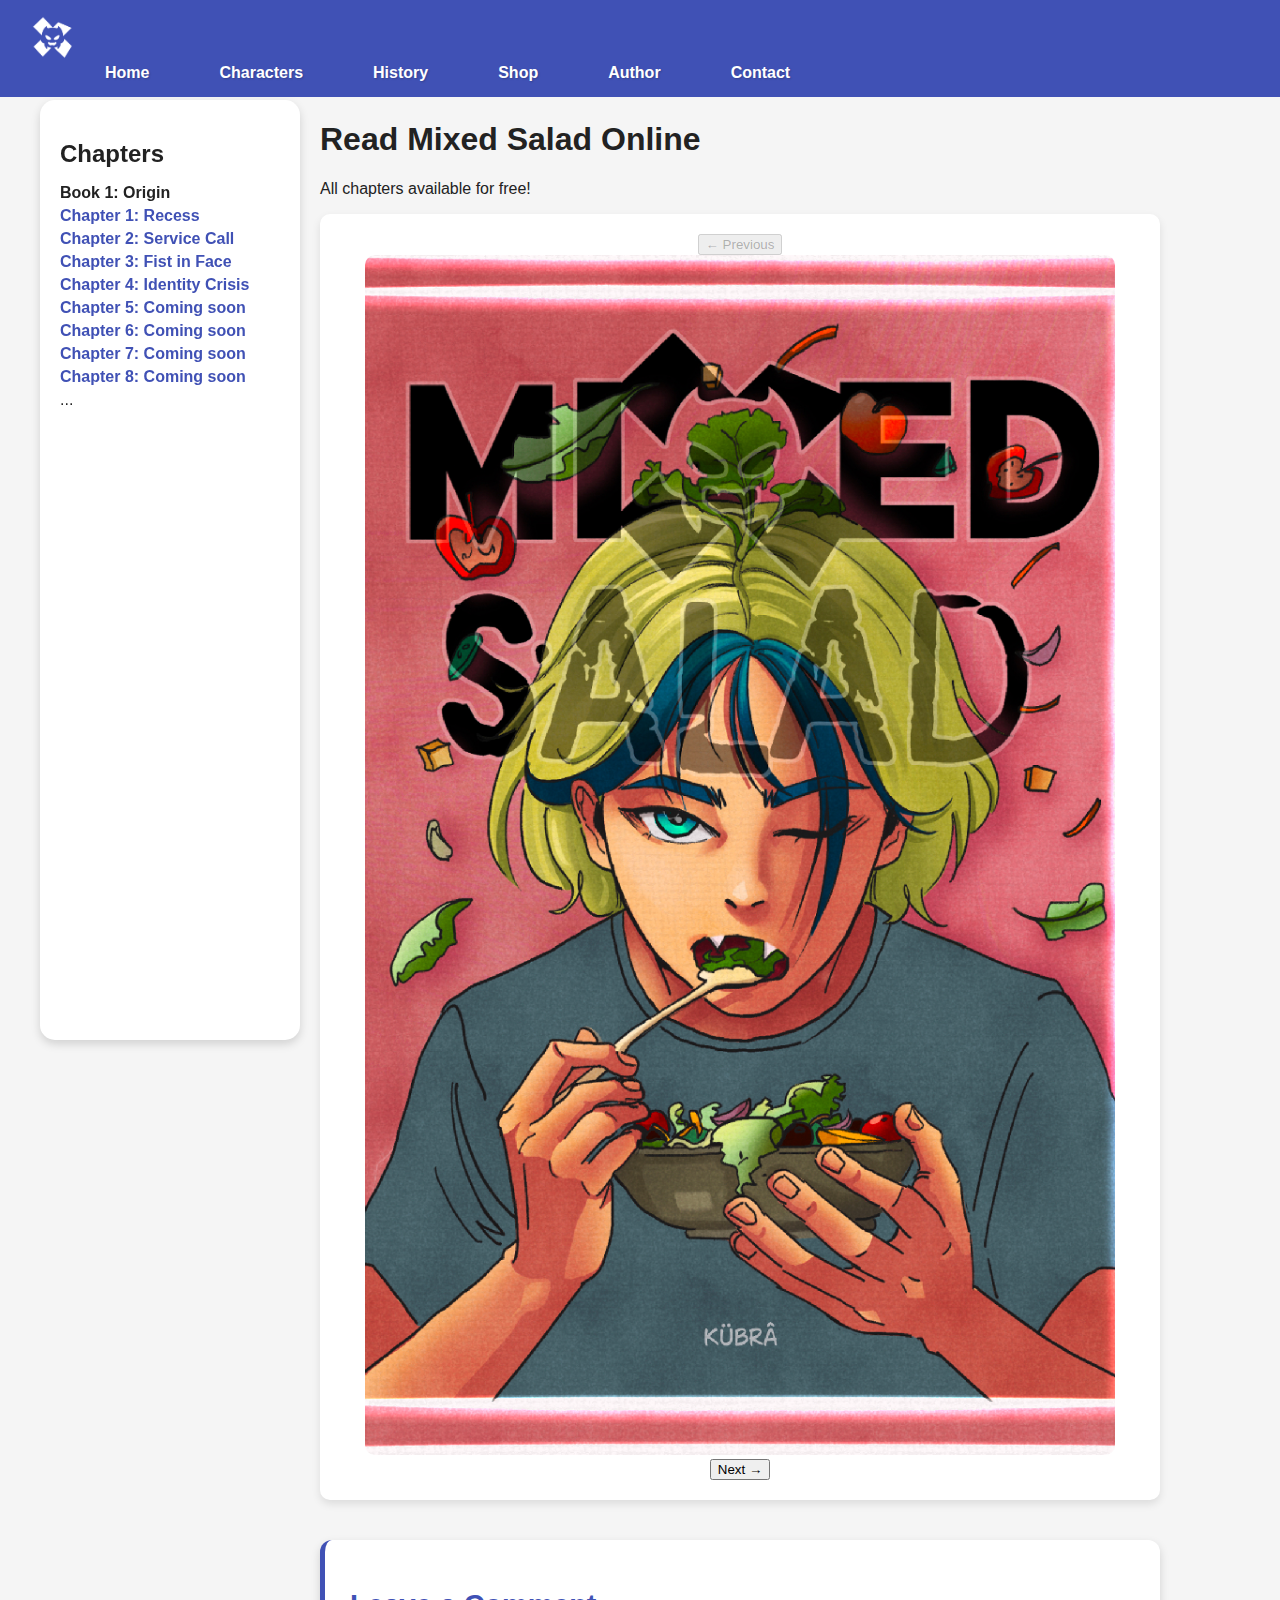
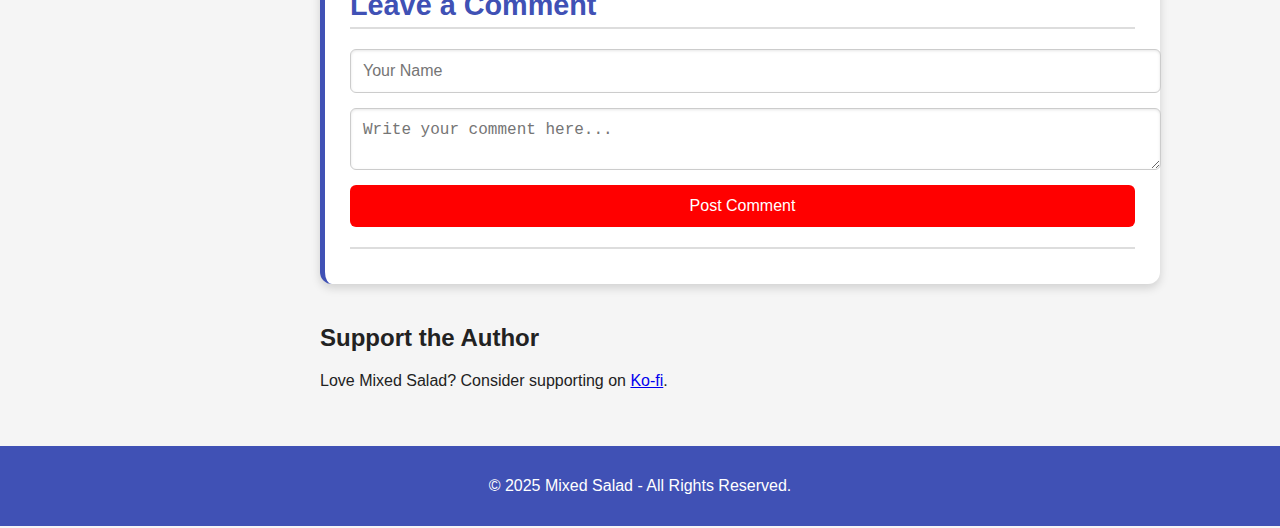
<file: (Root-Verzeichnis)/index.html>
<!DOCTYPE html>
<html lang="en">
<head>
    <meta charset="UTF-8">
    <meta name="viewport" content="width=device-width, initial-scale=1.0">
    <meta name="description" content="Read the webcomic Mixed Salad online. A story full of demons, drama, and unexpected friendships tossed with action and humor!">
    <title>Mixed Salad - Comic Reader</title>
    <link rel="stylesheet" href="style.css">
</head>
<body>

<header>
    <nav class="navbar">
        <div class="nav-container">
            <div class="logo">
                <a href="index.html">
                    <img src="images/logo.png" alt="Mixed Salad Logo">
                </a>
            </div>
            <button id="menuButton">☰ Menu</button>
            <ul class="nav-links" id="navLinks">
                <li><a href="index.html">Home</a></li>
                <li><a href="characters.html">Characters</a></li>
                <li><a href="history.html">History</a></li>
                <li><a href="shop.html">Shop</a></li>
                <li><a href="author.html">Author</a></li>
                <li><a href="contact.html">Contact</a></li>
            </ul>
        </div>
    </nav>
</header>

<div class="container">
    <!-- Kapitel-Navigation -->
    <aside class="chapter-nav">
        <h2>Chapters</h2>
        <ul>
            <li><strong>Book 1: Origin</strong></li>
            <li><a href="#chapter-01">Chapter 1: Recess</a></li>
            <li><a href="#chapter-02">Chapter 2: Service Call</a></li>
            <li><a href="#chapter-03">Chapter 3: Fist in Face</a></li>
            <li><a href="#chapter-04">Chapter 4: Identity Crisis</a></li>
            <li><a href="#chapter-05">Chapter 5: Coming soon </a></li>
            <li><a href="#chapter-06">Chapter 6: Coming soon</a></li>
            <li><a href="#chapter-07">Chapter 7: Coming soon</a></li>
            <li><a href="#chapter-08">Chapter 8: Coming soon</a></li>
            <li class="more-chapters">...</li>
        </ul>
    </aside>

    <main>
        <!-- Comic Reader -->
        <section id="comic-reader">
            <h1>Read Mixed Salad Online</h1>
            <p>All chapters available for free!</p>
            <div class="comic-container">
                <button id="prevPage" class="nav-btn" disabled>← Previous</button>
                <img id="comicPage" src="comics/chapter-01/page-01.jpg" alt="Comic Page">
                <button id="nextPage" class="nav-btn">Next →</button>
            </div>
        </section>

        <!-- Kommentarbereich -->
        <section id="comments" class="comment-section">
            <h2>Leave a Comment</h2>
            <form id="commentForm" class="comment-form">
                <input type="text" id="commentName" placeholder="Your Name" required>
                <textarea id="commentText" placeholder="Write your comment here..." required></textarea>
                <button type="submit">Post Comment</button>
            </form>
            <div id="commentList" class="comment-list"></div>
        </section>

        <!-- Spendenbereich -->
        <section id="donate">
            <h2>Support the Author</h2>
            <p>Love Mixed Salad? Consider supporting on <a href="https://ko-fi.com/kubra13" target="_blank" rel="noopener noreferrer">Ko-fi</a>.</p>
        </section>
    </main>
</div>

<footer>
    <p>&copy; 2025 Mixed Salad - All Rights Reserved.</p>
</footer>

<script src="script.js"></script>
</body>
</html>
</file>
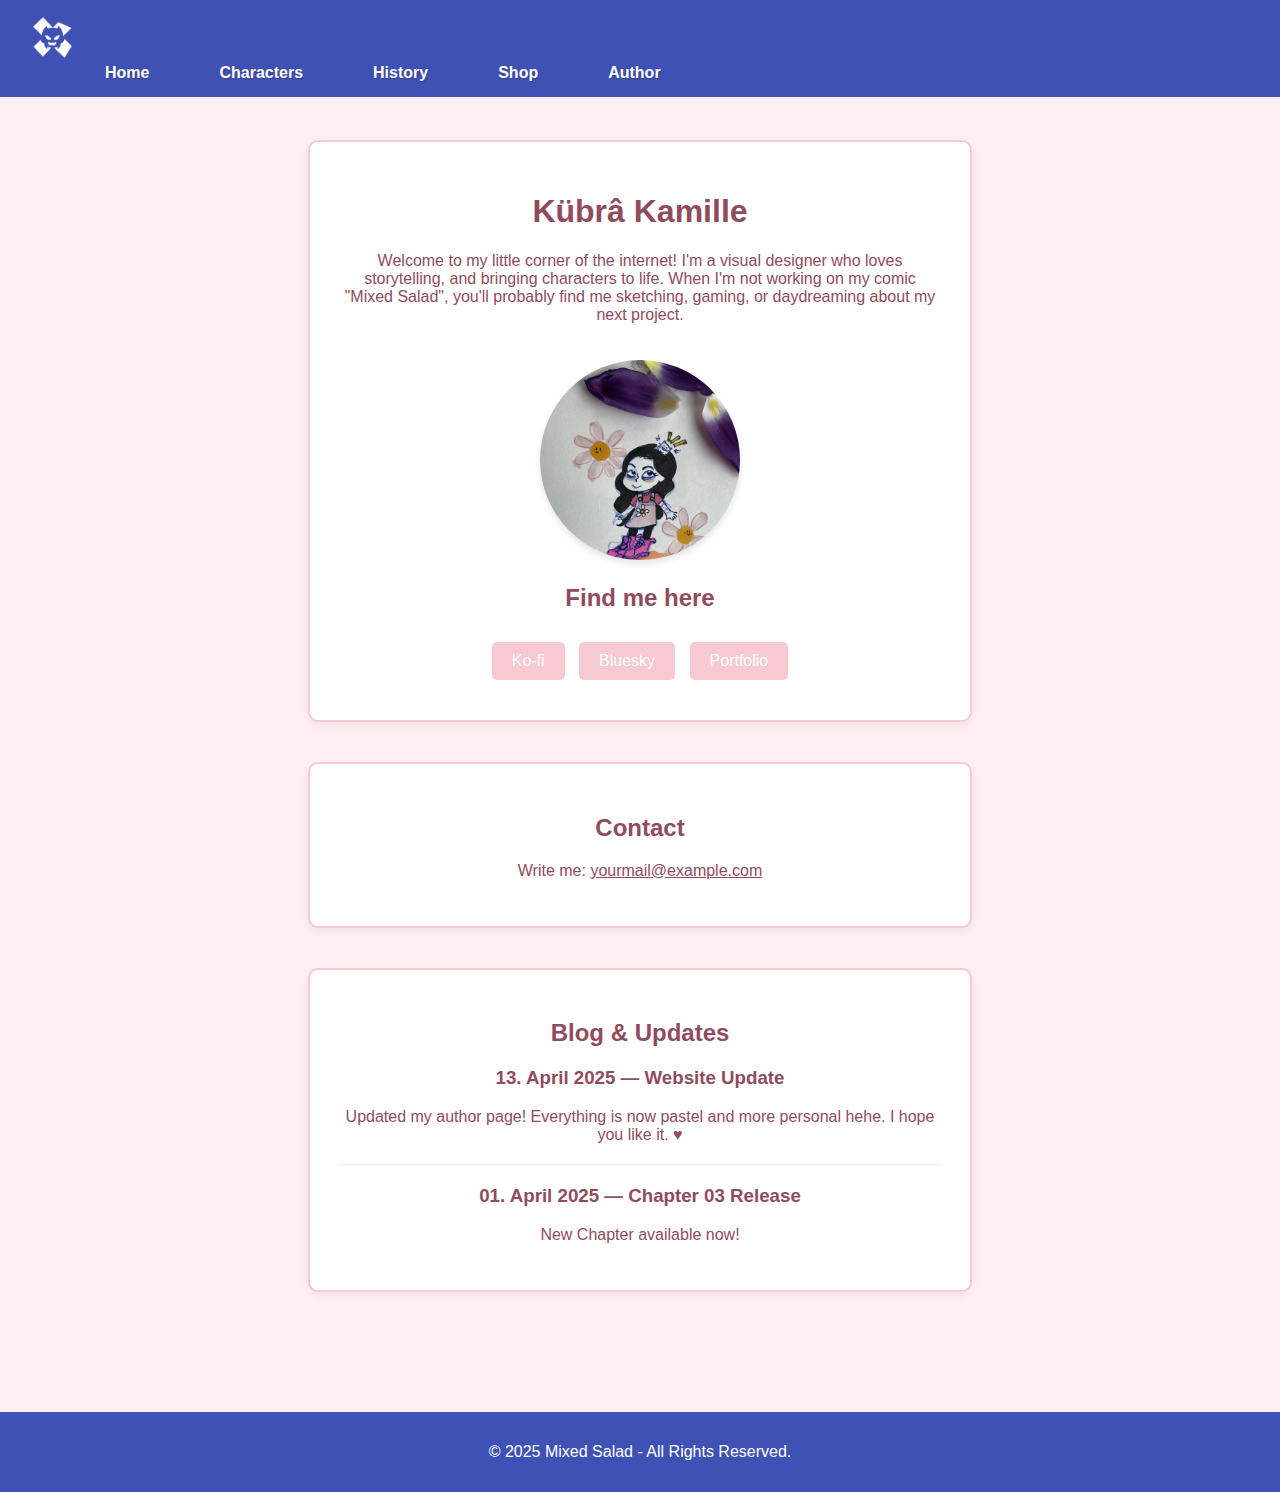
<file: author.html>
<!DOCTYPE html>
<html lang="en">
<head>
    <meta charset="UTF-8">
    <meta name="viewport" content="width=device-width, initial-scale=1.0">
    <meta name="description" content="Read the webcomic Mixed Salad online. A story full of demons, drama, and unexpected friendships tossed with action and humor!">
    <title>Mixed Salad - Comic Reader</title>
    <link rel="stylesheet" href="style.css">
    <style>
  body {
      background-color: var(--author-light);
      color: var(--author-dark);
  }

  .shop-section {
      background-color: white;
      border: 2px solid var(--author-pink);
  }

  a {
      color: var(--author-dark);
  }

  .placeholder-image {
      width: 200px;
      height: 200px;
      object-fit: cover;
      border-radius: 50%;
      margin-top: 20px;
      box-shadow: 0 4px 6px rgba(0, 0, 0, 0.1);
  }

  hr {
      border: none;
      border-top: 1px solid var(--author-pink);
      margin: 20px 0;
      opacity: 0.5;
  }
  </style>
    <link rel="icon" type="image/png" href="images/MxS_Favicon.png">
</head>
<body>

<header>
    <nav class="navbar">
        <div class="nav-container">
            <div class="logo">
                <a href="index.html">
                    <img src="images/logo.png" alt="Mixed Salad Logo">
                </a>
            </div>
            <button id="menuButton">☰ Menu</button>
            <ul class="nav-links" id="navLinks">
                <li><a href="index.html">Home</a></li>
                <li><a href="characters.html">Characters</a></li>
                <li><a href="history.html">History</a></li>
                <li><a href="shop.html">Shop</a></li>
                <li><a href="author.html">Author</a></li>
            </ul>
        </div>
    </nav>
</header>

<main>
      <section class="shop-section">
          <h1>Kübrâ Kamille</h1>
          <p>Welcome to my little corner of the internet! I'm a visual designer who loves storytelling, and bringing characters to life. When I'm not working on my comic "Mixed Salad", you'll probably find me sketching, gaming, or daydreaming about my next project.</p>
  
          <img src="images/kue.jpg" alt="Kübra Kamille" class="placeholder-image">
          <h2>Find me here</h2>
          <div class="button-group">
              <a href="https://ko-fi.com/kubra13" target="_blank">Ko-fi</a>
              <a href="https://bsky.app/profile/kubrassky.bsky.social" target="_blank">Bluesky</a>
              <a href="https://kuebrakamille.myportfolio.com" target="_blank">Portfolio</a>
          </div>
      </section>

      <section id="contact">
          <h2>Contact</h2>
          <p>Write me: <a href="soonsoon@soon.com">yourmail@example.com</a></p>
      </section>

      <section id="blog">
          <h2>Blog & Updates</h2>

          <article>
              <h3>13. April 2025 — Website Update</h3>
              <p>Updated my author page! Everything is now pastel and more personal hehe. I hope you like it. ♥︎</p>
          </article>

          <hr>

          <article>
              <h3>01. April 2025 — Chapter 03 Release</h3>
              <p>New Chapter available now!</p>
          </article>

      </section>
  </main>
</div>

<footer>
    <p>&copy; 2025 Mixed Salad - All Rights Reserved.</p>
</footer>


<script>
    document.addEventListener("DOMContentLoaded", function () {
        const menuButton = document.getElementById("menuButton");
        const navLinks = document.getElementById("navLinks");

        if (menuButton && navLinks) {
            menuButton.addEventListener("click", function () {
                navLinks.classList.toggle("nav-active");
            });
        }
    });
</script>

</body>
</html>
</file>
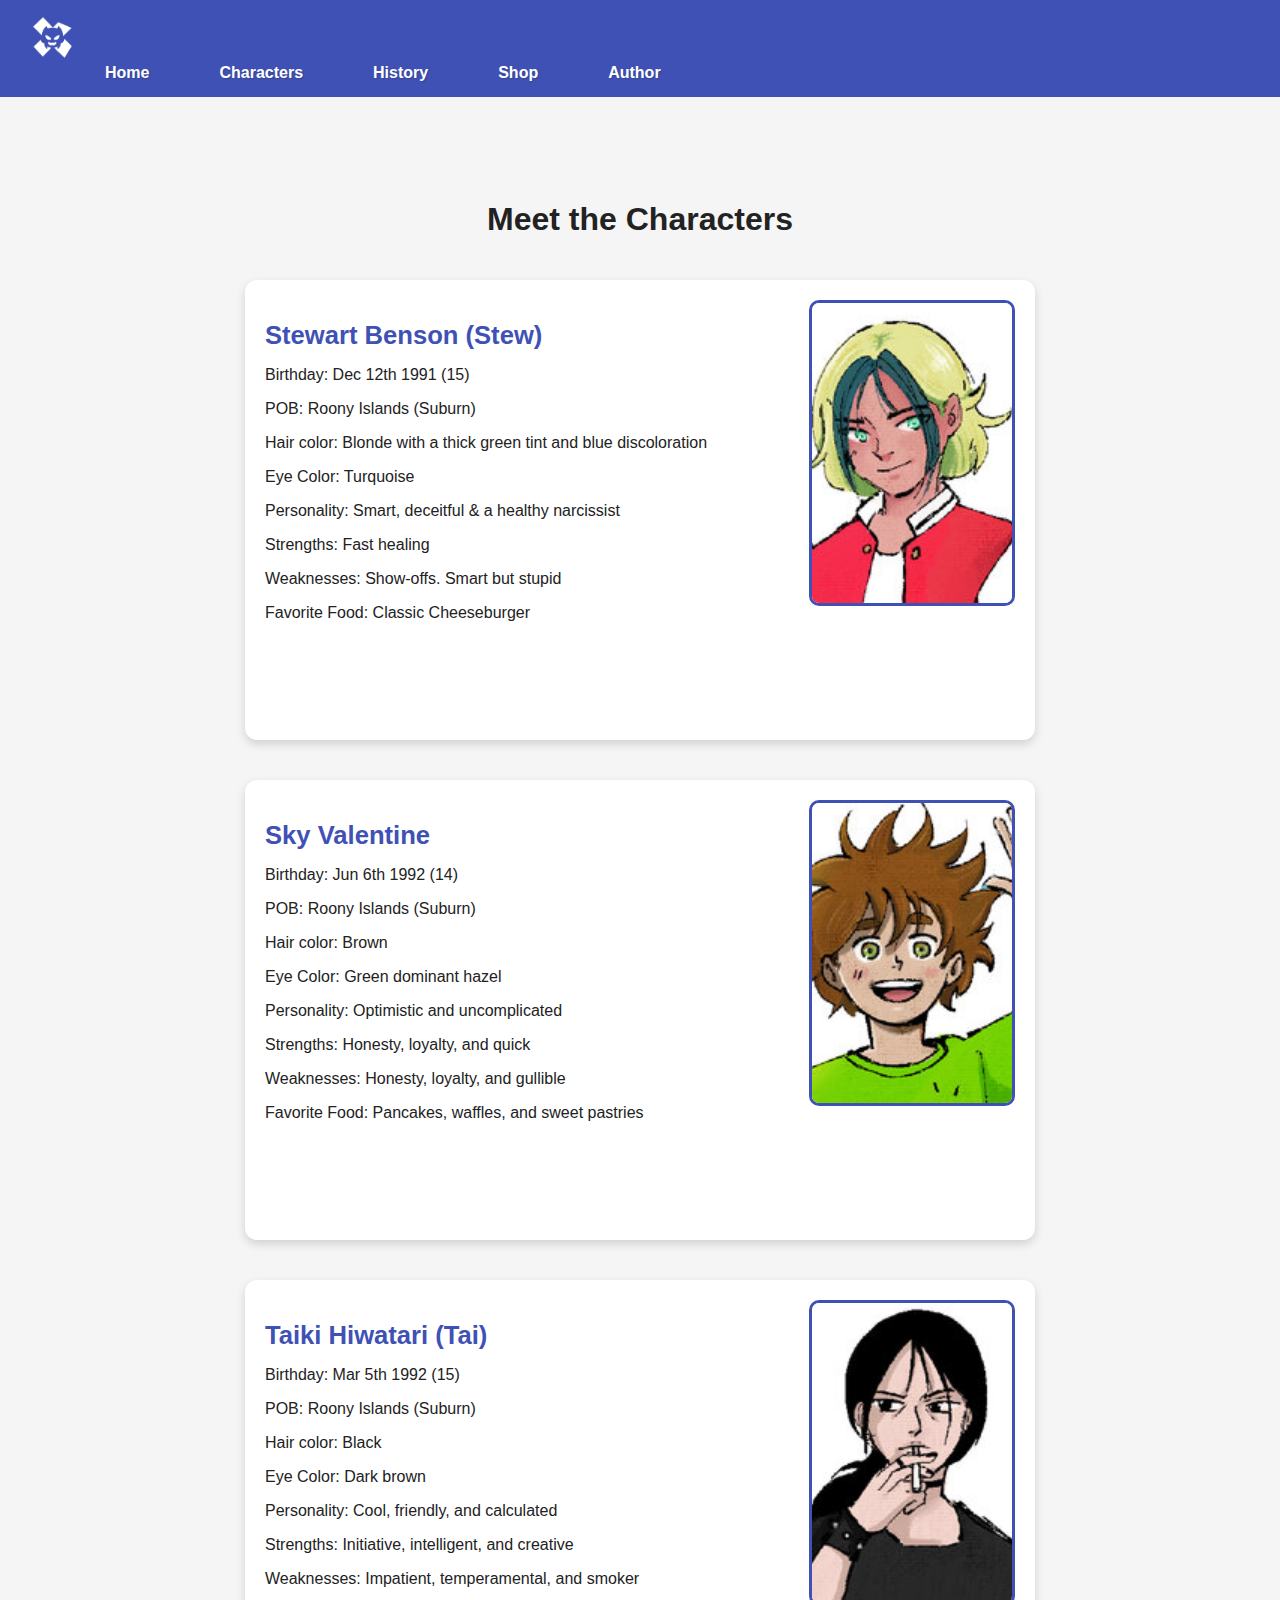
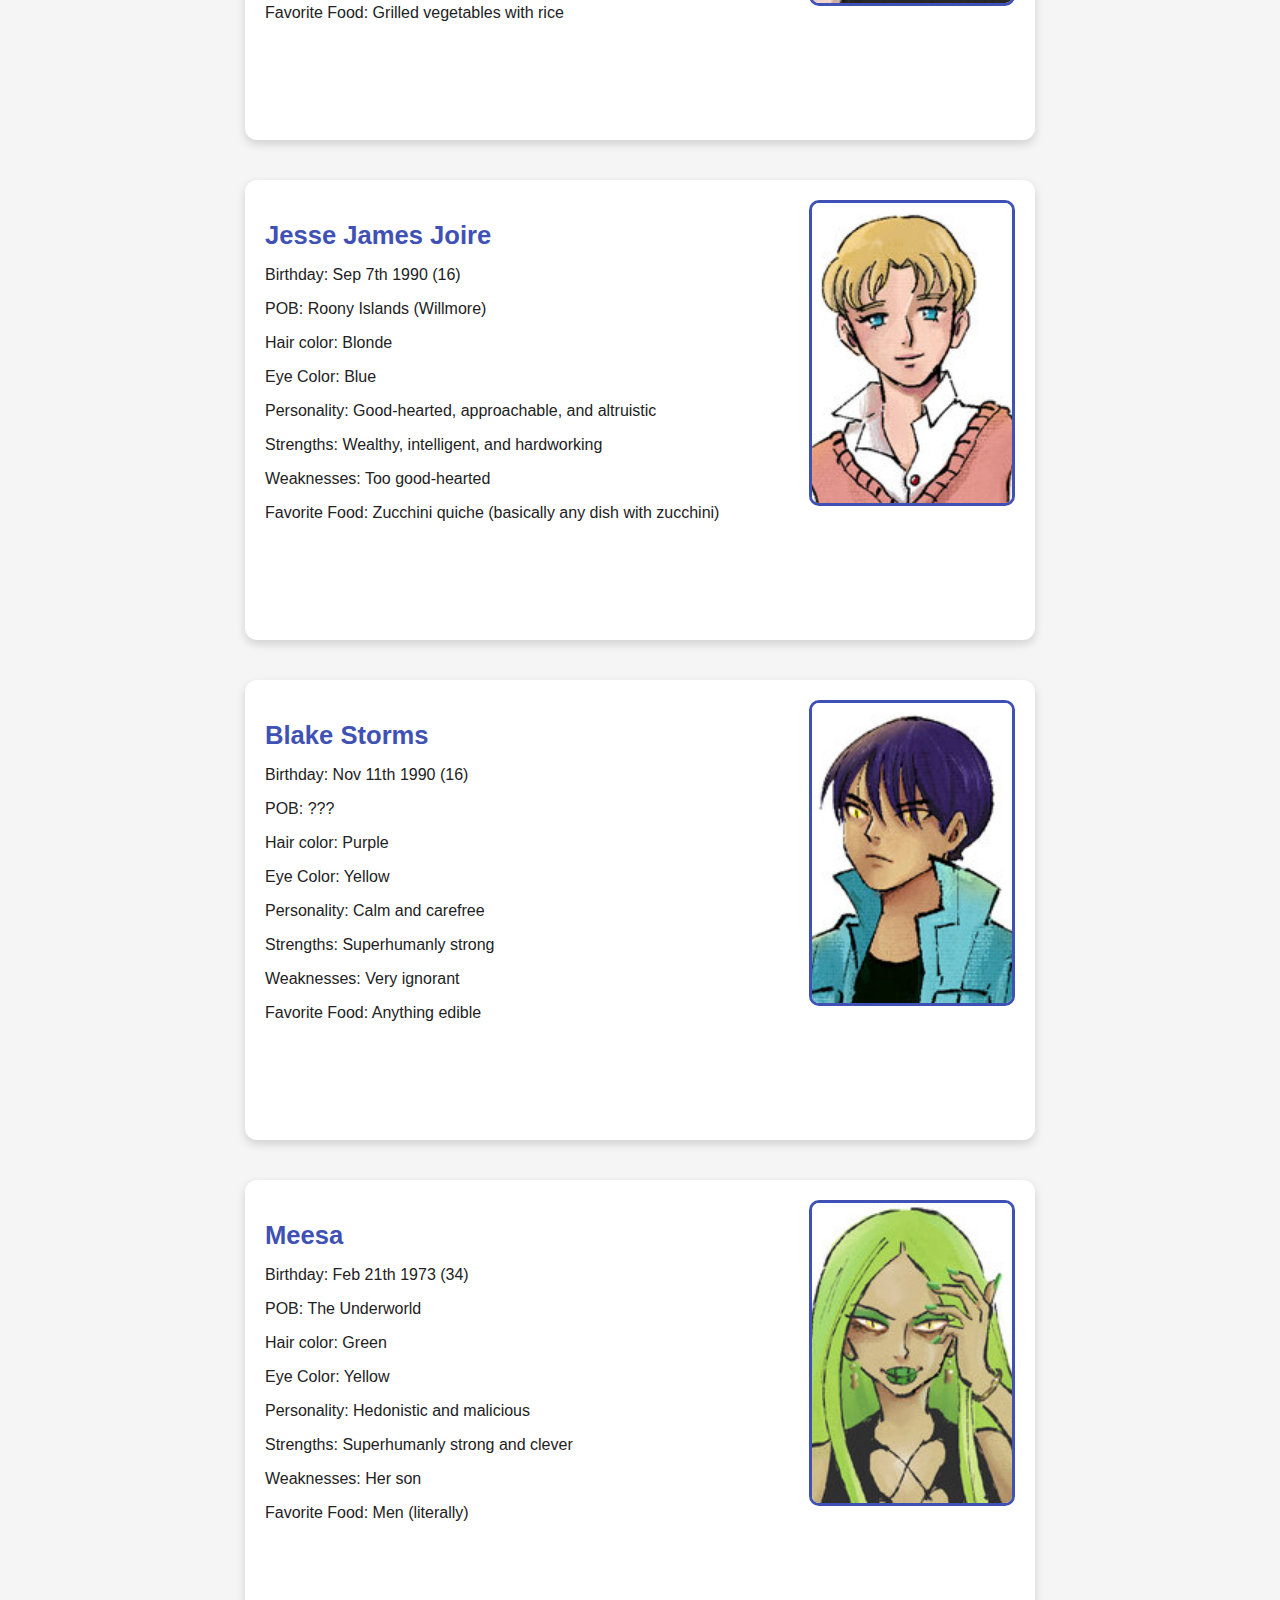
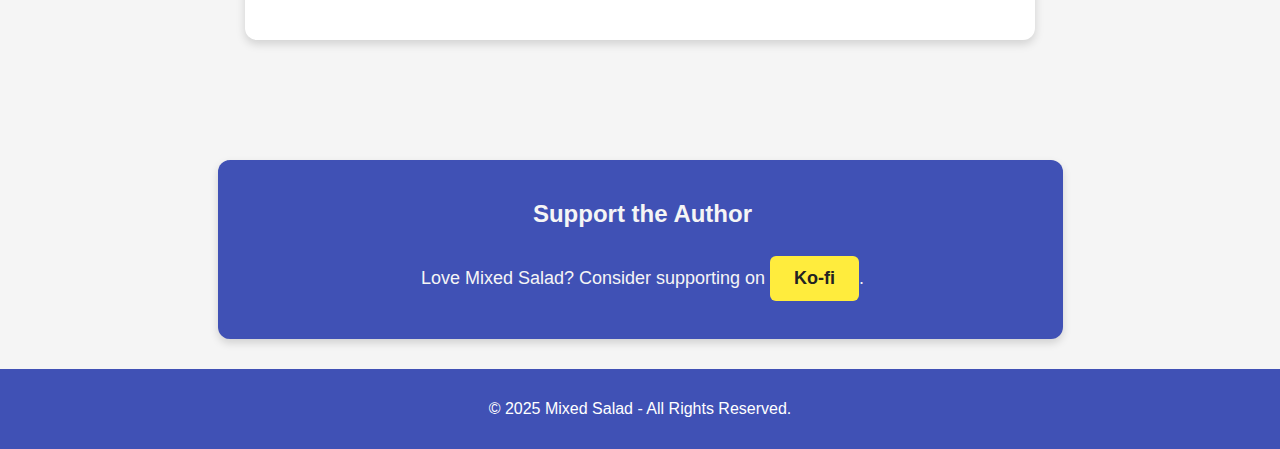
<file: characters.html>
<!DOCTYPE html>
<html lang="en">
<head>
    <meta charset="UTF-8">
    <meta name="viewport" content="width=device-width, initial-scale=1.0">
    <meta name="description" content="Read the webcomic Mixed Salad online. A story full of demons, drama, and unexpected friendships tossed with action and humor!">
    <title>Mixed Salad - Characters </title>
    <link rel="stylesheet" href="style.css">
    <link rel="icon" type="image/png" href="images/MxS_Favicon.png">
</head>
<body>

<header>
    <nav class="navbar">
        <div class="nav-container">
            <div class="logo">
                <a href="index.html">
                    <img src="images/logo.png" alt="Mixed Salad Logo">
                </a>
            </div>
            <button id="menuButton">☰ Menu</button>
            <ul class="nav-links" id="navLinks">
                <li><a href="index.html">Home</a></li>
                <li><a href="characters.html">Characters</a></li>
                <li><a href="history.html">History</a></li>
                <li><a href="shop.html">Shop</a></li>
                <li><a href="author.html">Author</a></li>
            </ul>
        </div>
    </nav>
</header>

    <main class="character-container">
        <h1>Meet the Characters</h1>

        <section class="character-profile">
            <div class="character-info">
                <h2>Stewart Benson (Stew)</h2>
                <p> Birthday: Dec 12th 1991 (15)</p>
                <p> POB: Roony Islands (Suburn)</p>
                <p> Hair color: Blonde with a thick green tint and blue discoloration</p>
                <p> Eye Color: Turquoise</p>
                <p> Personality: Smart, deceitful & a healthy narcissist</p>
                <p> Strengths: Fast healing </p>
                <p> Weaknesses: Show-offs. Smart but stupid</p>
                <p> Favorite Food: Classic Cheeseburger</p>

            </div>
            <div class="character-image">
                <img src="images/characters/stewart.jpg" alt="Stewart">
            </div>
        </section>

        <section class="character-profile">
            <div class="character-info">
                <h2>Sky Valentine</h2>
                <p> Birthday: Jun 6th 1992 (14)</p>
                <p> POB: Roony Islands (Suburn)</p>
                <p> Hair color: Brown</p>
                <p> Eye Color: Green dominant hazel </p>
                <p> Personality: Optimistic and uncomplicated</p>
                <p> Strengths: Honesty, loyalty, and quick </p>
                <p> Weaknesses: Honesty, loyalty, and gullible</p>
                <p> Favorite Food: Pancakes, waffles, and sweet pastries</p>
            </div>
            <div class="character-image">
                <img src="images/characters/sky.jpeg" alt="Sky">
            </div>
        </section>

        <section class="character-profile">
            <div class="character-info">
                <h2>Taiki Hiwatari (Tai) </h2>
                <p> Birthday: Mar 5th 1992 (15)</p>
                <p> POB: Roony Islands (Suburn)</p>
                <p> Hair color: Black</p>
                <p> Eye Color: Dark brown </p>
                <p> Personality: Cool, friendly, and calculated</p>
                <p> Strengths: Initiative, intelligent, and creative </p>
                <p> Weaknesses: Impatient, temperamental, and smoker</p>
                <p> Favorite Food: Grilled vegetables with rice</p>
            </div>
            <div class="character-image">
                <img src="images/characters/tai.jpeg" alt="Tai">
            </div>
        </section>

    </section>

    <section class="character-profile">
        <div class="character-info">
            <h2> Jesse James Joire </h2>
            <p> Birthday: Sep 7th 1990 (16)</p>
            <p> POB: Roony Islands (Willmore)</p>
            <p> Hair color: Blonde</p>
            <p> Eye Color: Blue </p>
            <p> Personality: Good-hearted, approachable, and altruistic</p>
            <p> Strengths: Wealthy, intelligent, and hardworking </p>
            <p> Weaknesses: Too good-hearted</p>
            <p> Favorite Food: Zucchini quiche (basically any dish with zucchini)</p>
        </div>
        <div class="character-image">
            <img src="images/characters/jesse.jpeg" alt="Tai">
        </div>
    </section>


    <section class="character-profile">
        <div class="character-info">
            <h2> Blake Storms </h2>
            <p> Birthday: Nov 11th 1990 (16)</p>
            <p> POB: ??? </p>
            <p> Hair color: Purple </p>
            <p> Eye Color: Yellow  </p>
            <p> Personality: Calm and carefree </p>
            <p> Strengths: Superhumanly strong </p>
            <p> Weaknesses: Very ignorant </p>
            <p> Favorite Food: Anything edible</p>
        </div>
        <div class="character-image">
            <img src="images/characters/blake.jpeg" alt="Tai">
        </div>
    </section>

    <section class="character-profile">
        <div class="character-info">
            <h2> Meesa </h2>
            <p> Birthday: Feb 21th 1973 (34)</p>
            <p> POB: The Underworld </p>
            <p> Hair color: Green </p>
            <p> Eye Color: Yellow  </p>
            <p> Personality: Hedonistic and malicious </p>
            <p> Strengths: Superhumanly strong and clever </p>
            <p> Weaknesses: Her son </p>
            <p> Favorite Food: Men (literally)</p>
        </div>
        <div class="character-image">
            <img src="images/characters/meesa.jpeg" alt="Tai">
        </div>
    </section>

        <!-- Weitere Charaktere hier hinzufügen -->
</main>

        <!-- Spendenbereich -->
        <section id="donate">
            <h2>Support the Author</h2>
            <p>Love Mixed Salad? Consider supporting on <a href="https://ko-fi.com/kubra13" target="_blank" rel="noopener noreferrer">Ko-fi</a>.</p>
        </section>
    </main>
</div>

<footer>
    <p>&copy; 2025 Mixed Salad - All Rights Reserved.</p>
</footer>


<script>
    document.addEventListener("DOMContentLoaded", function () {
        const menuButton = document.getElementById("menuButton");
        const navLinks = document.getElementById("navLinks");

        if (menuButton && navLinks) {
            menuButton.addEventListener("click", function () {
                navLinks.classList.toggle("nav-active");
            });
        }
    });
</script>

</body>
</html>
</file>
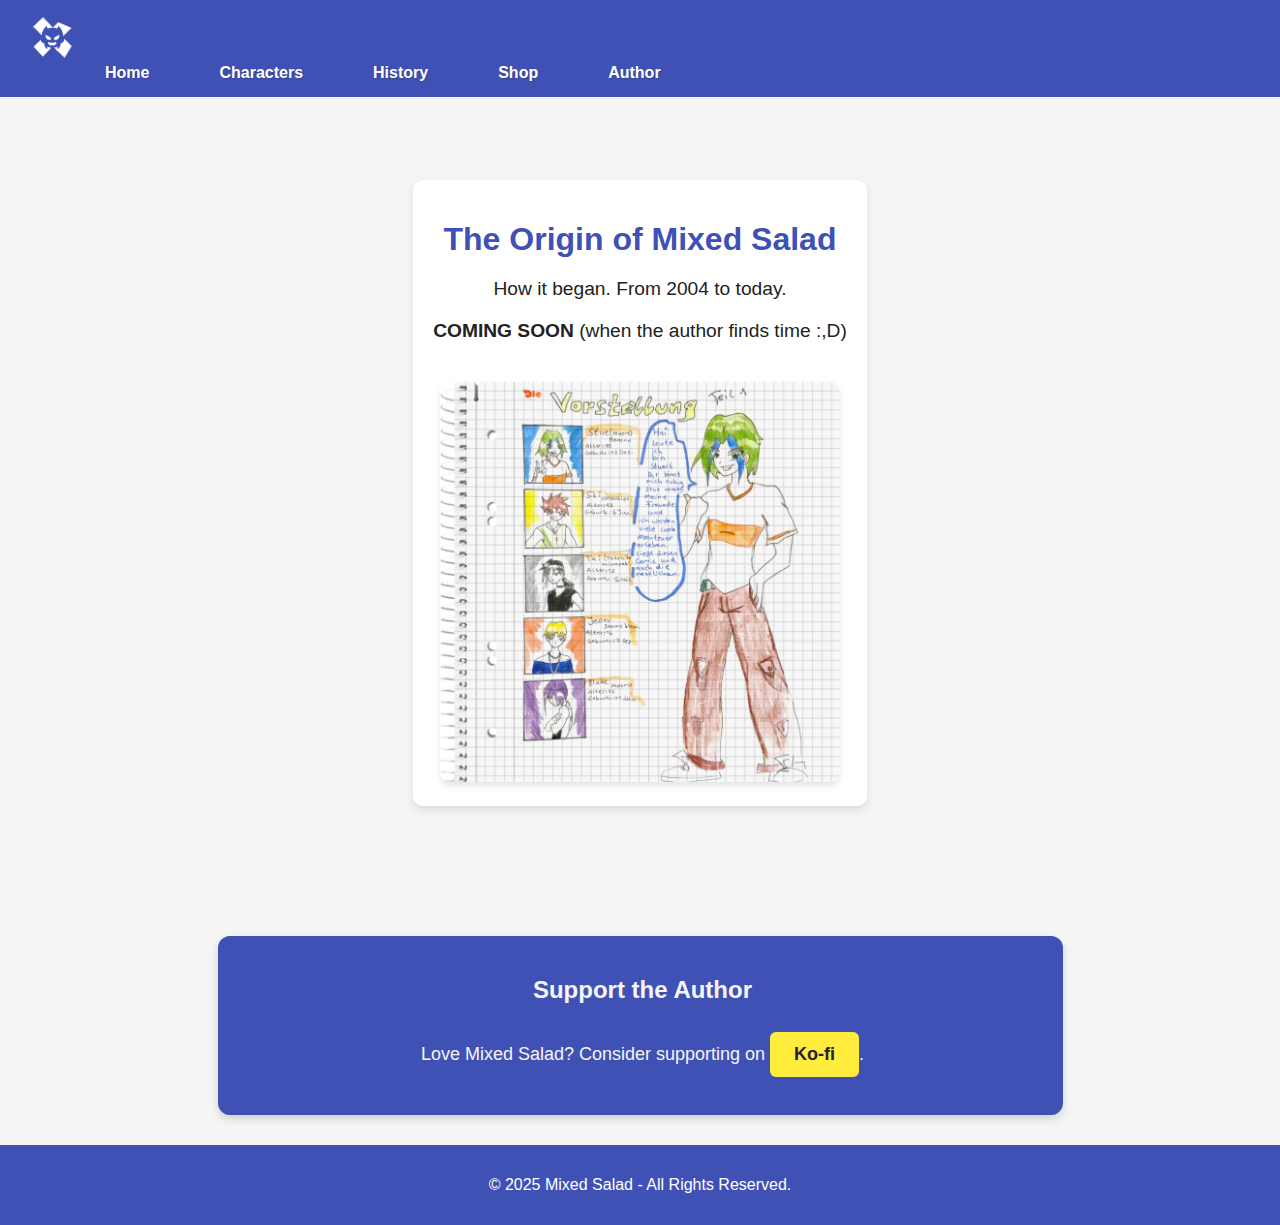
<file: history.html>
<!DOCTYPE html>
<html lang="en">
<head>
    <meta charset="UTF-8">
    <meta name="viewport" content="width=device-width, initial-scale=1.0">
    <meta name="description" content="Read the webcomic Mixed Salad online. A story full of demons, drama, and unexpected friendships tossed with action and humor!">
    <title>Mixed Salad - Comic Reader</title>
    <link rel="stylesheet" href="style.css">
    <style>
        .history-section {
            max-width: 800px;
            margin: 40px auto;
            padding: 20px;
            background: white;
            border-radius: 10px;
            box-shadow: 0 4px 8px rgba(0, 0, 0, 0.1);
            text-align: center;
        }

        .history-section h1 {
            font-size: 2rem;
            color: var(--color-5);
            margin-bottom: 10px;
        }

        .history-section p {
            font-size: 1.2rem;
            color: var(--text-black);
            margin-bottom: 20px;
        }

        .placeholder-image {
            width: 100%;
            max-width: 400px;
            border-radius: 10px;
            margin-top: 20px;
            box-shadow: 0 4px 6px rgba(0, 0, 0, 0.1);
        }
    </style>
    <link rel="icon" type="image/png" href="images/MxS_Favicon.png">
</head>
<body>

<header>
    <nav class="navbar">
        <div class="nav-container">
            <div class="logo">
                <a href="index.html">
                    <img src="images/logo.png" alt="Mixed Salad Logo">
                </a>
            </div>
            <button id="menuButton">☰ Menu</button>
            <ul class="nav-links" id="navLinks">
                <li><a href="index.html">Home</a></li>
                <li><a href="characters.html">Characters</a></li>
                <li><a href="history.html">History</a></li>
                <li><a href="shop.html">Shop</a></li>
                <li><a href="author.html">Author</a></li>
            </ul>
        </div>
    </nav>
</header>
<main>
    <section class="history-section">
        <h1>The Origin of Mixed Salad</h1>
        <p>How it began. From 2004 to today.</p>
        <p><strong>COMING SOON</strong> (when the author finds time :,D)</p>
        <img src="images/Vorstellung2005_SoMe.jpg" alt="Hide the Pain Harold - Placeholder" class="placeholder-image">
    </section>
</main>

        <!-- Spendenbereich -->
        <section id="donate">
            <h2>Support the Author</h2>
            <p>Love Mixed Salad? Consider supporting on <a href="https://ko-fi.com/kubra13" target="_blank" rel="noopener noreferrer">Ko-fi</a>.</p>
        </section>
    </main>
</div>

<footer>
    <p>&copy; 2025 Mixed Salad - All Rights Reserved.</p>
</footer>

<script>
    document.addEventListener("DOMContentLoaded", function () {
        const menuButton = document.getElementById("menuButton");
        const navLinks = document.getElementById("navLinks");

        if (menuButton && navLinks) {
            menuButton.addEventListener("click", function () {
                navLinks.classList.toggle("nav-active");
            });
        }
    });
</script>
</body>
</html>
</file>
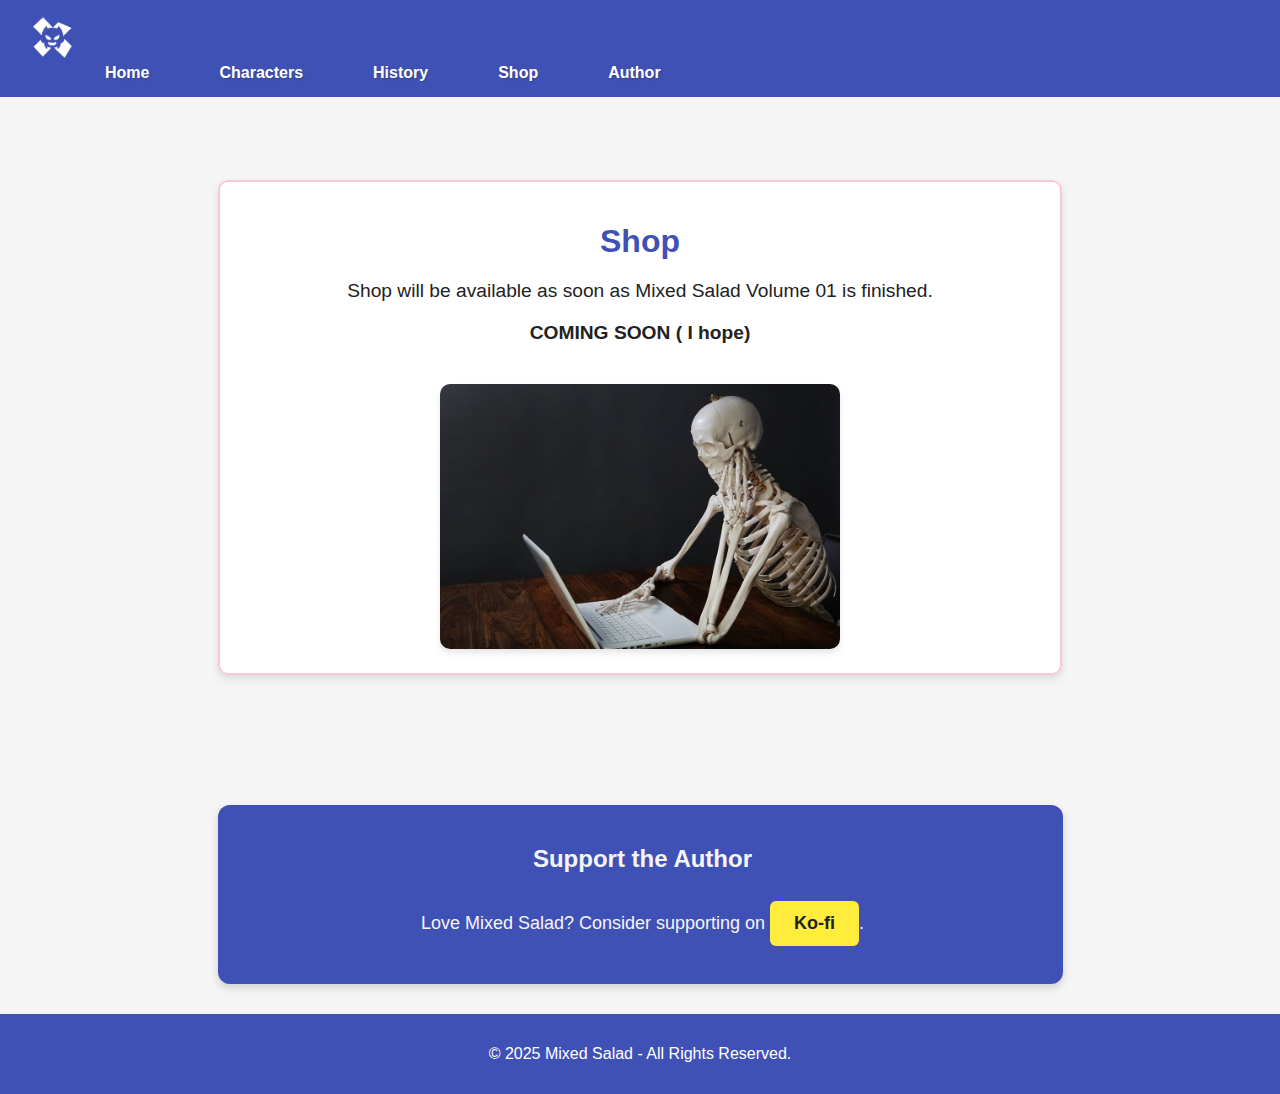
<file: shop.html>
<!DOCTYPE html>
<html lang="en">
<head>
    <meta charset="UTF-8">
    <meta name="viewport" content="width=device-width, initial-scale=1.0">
    <meta name="description" content="Read the webcomic Mixed Salad online. A story full of demons, drama, and unexpected friendships tossed with action and humor!">
    <title>Mixed Salad - Comic Reader</title>
    <link rel="stylesheet" href="style.css">
    <style>
        .shop-section {
            max-width: 800px;
            margin: 40px auto;
            padding: 20px;
            background: white;
            border-radius: 10px;
            box-shadow: 0 4px 8px rgba(0, 0, 0, 0.1);
            text-align: center;
        }

        .shop-section h1 {
            font-size: 2rem;
            color: var(--color-5);
            margin-bottom: 10px;
        }

        .shop-section p {
            font-size: 1.2rem;
            color: var(--text-black);
            margin-bottom: 20px;
        }

        .placeholder-image {
            width: 100%;
            max-width: 400px;
            border-radius: 10px;
            margin-top: 20px;
            box-shadow: 0 4px 6px rgba(0, 0, 0, 0.1);
        }
    </style>
    <link rel="icon" type="image/png" href="images/MxS_Favicon.png">
</head>
<body>

<header>
    <nav class="navbar">
        <div class="nav-container">
            <div class="logo">
                <a href="index.html">
                    <img src="images/logo.png" alt="Mixed Salad Logo">
                </a>
            </div>
            <button id="menuButton">☰ Menu</button>
            <ul class="nav-links" id="navLinks">
                <li><a href="index.html">Home</a></li>
                <li><a href="characters.html">Characters</a></li>
                <li><a href="history.html">History</a></li>
                <li><a href="shop.html">Shop</a></li>
                <li><a href="author.html">Author</a></li>
            </ul>
        </div>
    </nav>
</header>

<main>
    <section class="shop-section">
        <h1>Shop</h1>
        <p>Shop will be available as soon as Mixed Salad Volume 01 is finished.</p>
        <p><strong>COMING SOON ( I hope) </strong></p>
        <img src="images/wait.jpeg" alt="Placeholder - Soon" class="placeholder-image">
    </section>
</main>

        <!-- Spendenbereich -->
        <section id="donate">
            <h2>Support the Author</h2>
            <p>Love Mixed Salad? Consider supporting on <a href="https://ko-fi.com/kubra13" target="_blank" rel="noopener noreferrer">Ko-fi</a>.</p>
        </section>
    </main>
</div>

<footer>
    <p>&copy; 2025 Mixed Salad - All Rights Reserved.</p>
</footer>

<script>
    document.addEventListener("DOMContentLoaded", function () {
        const menuButton = document.getElementById("menuButton");
        const navLinks = document.getElementById("navLinks");

        if (menuButton && navLinks) {
            menuButton.addEventListener("click", function () {
                navLinks.classList.toggle("nav-active");
            });
        }
    });
</script>

</body>
</html>
</file>
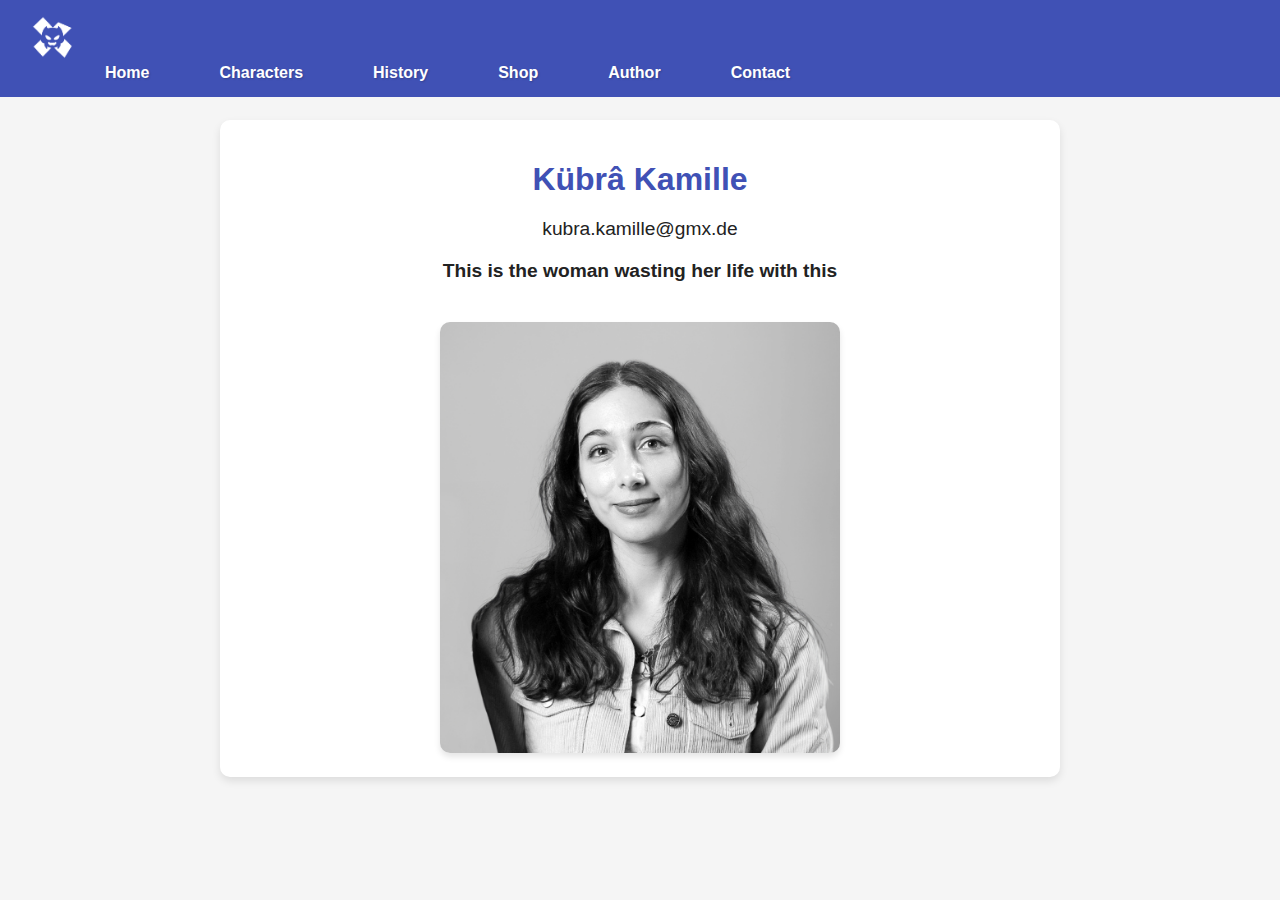
<file: (Root-Verzeichnis)/author.html>
<!DOCTYPE html>
<html lang="en">
<head>
    <meta charset="UTF-8">
    <meta name="viewport" content="width=device-width, initial-scale=1.0">
    <meta name="description" content="Read the webcomic Mixed Salad online. A story full of demons, drama, and unexpected friendships tossed with action and humor!">
    <title>Mixed Salad - Comic Reader</title>
    <link rel="stylesheet" href="style.css">
    <style>
        .shop-section {
            max-width: 800px;
            margin: 40px auto;
            padding: 20px;
            background: white;
            border-radius: 10px;
            box-shadow: 0 4px 8px rgba(0, 0, 0, 0.1);
            text-align: center;
        }

        .shop-section h1 {
            font-size: 2rem;
            color: var(--color-5);
            margin-bottom: 10px;
        }

        .shop-section p {
            font-size: 1.2rem;
            color: var(--text-black);
            margin-bottom: 20px;
        }

        .placeholder-image {
            width: 100%;
            max-width: 400px;
            border-radius: 10px;
            margin-top: 20px;
            box-shadow: 0 4px 6px rgba(0, 0, 0, 0.1);
        }
    </style>
</head>
<body>

<header>
    <nav class="navbar">
        <div class="nav-container">
            <div class="logo">
                <a href="index.html">
                    <img src="images/logo.png" alt="Mixed Salad Logo">
                </a>
            </div>
            <button id="menuButton">☰ Menu</button>
            <ul class="nav-links" id="navLinks">
                <li><a href="index.html">Home</a></li>
                <li><a href="characters.html">Characters</a></li>
                <li><a href="history.html">History</a></li>
                <li><a href="shop.html">Shop</a></li>
                <li><a href="author.html">Author</a></li>
                <li><a href="contact.html">Contact</a></li>
            </ul>
        </div>
    </nav>
</header>

<main>
    <section class="shop-section">
        <h1>Kübrâ Kamille</h1>
        <p>kubra.kamille@gmx.de </p>
        <p><strong> This is the woman wasting her life with this  </strong></p>
        <img src="images/me.png" alt="Placeholder - Soon" class="placeholder-image">
    </section>
</main>

<script>
    document.addEventListener("DOMContentLoaded", function () {
        const menuButton = document.getElementById("menuButton");
        const navLinks = document.getElementById("navLinks");

        if (menuButton && navLinks) {
            menuButton.addEventListener("click", function () {
                navLinks.classList.toggle("nav-active");
            });
        }
    });
</script>

</body>
</html>
</file>
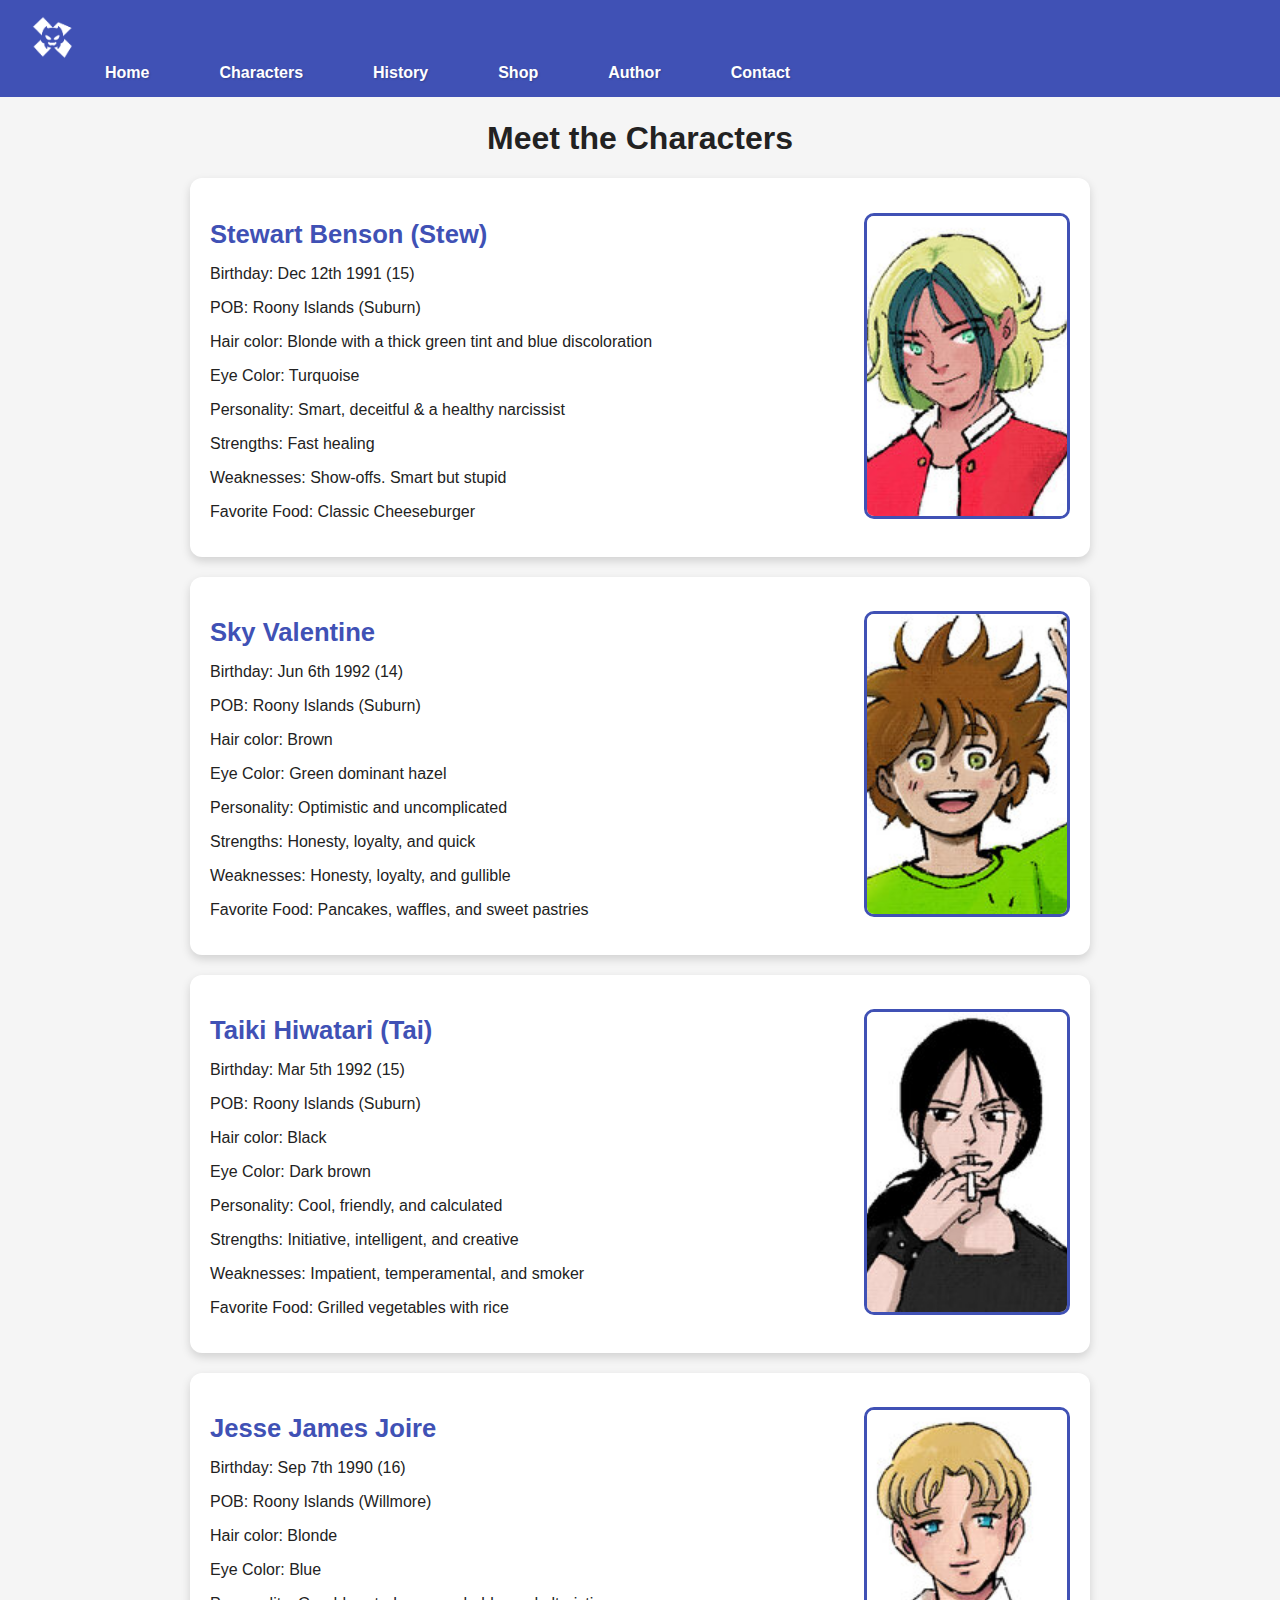
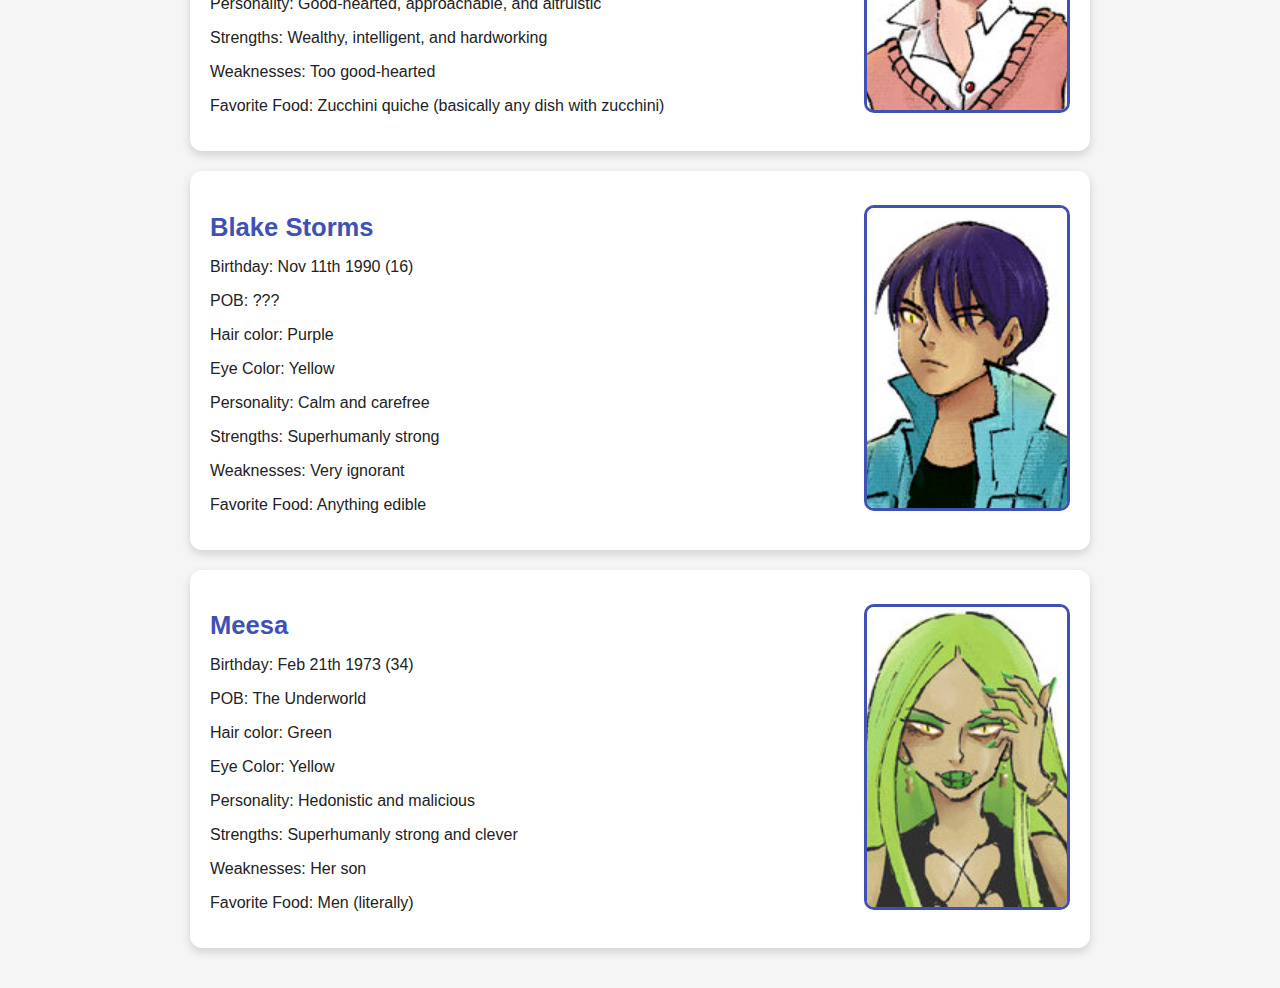
<file: (Root-Verzeichnis)/characters.html>
<!DOCTYPE html>
<html lang="en">
<head>
    <meta charset="UTF-8">
    <meta name="viewport" content="width=device-width, initial-scale=1.0">
    <meta name="description" content="Read the webcomic Mixed Salad online. A story full of demons, drama, and unexpected friendships tossed with action and humor!">
    <title>Mixed Salad - Characters </title>
    <link rel="stylesheet" href="style.css">
</head>
<body>

<header>
    <nav class="navbar">
        <div class="nav-container">
            <div class="logo">
                <a href="index.html">
                    <img src="images/logo.png" alt="Mixed Salad Logo">
                </a>
            </div>
            <button id="menuButton">☰ Menu</button>
            <ul class="nav-links" id="navLinks">
                <li><a href="index.html">Home</a></li>
                <li><a href="characters.html">Characters</a></li>
                <li><a href="history.html">History</a></li>
                <li><a href="shop.html">Shop</a></li>
                <li><a href="author.html">Author</a></li>
                <li><a href="contact.html">Contact</a></li>
            </ul>
        </div>
    </nav>
</header>

    <main class="character-container">
        <h1>Meet the Characters</h1>

        <section class="character-profile">
            <div class="character-info">
                <h2>Stewart Benson (Stew)</h2>
                <p> Birthday: Dec 12th 1991 (15)</p>
                <p> POB: Roony Islands (Suburn)</p>
                <p> Hair color: Blonde with a thick green tint and blue discoloration</p>
                <p> Eye Color: Turquoise</p>
                <p> Personality: Smart, deceitful & a healthy narcissist</p>
                <p> Strengths: Fast healing </p>
                <p> Weaknesses: Show-offs. Smart but stupid</p>
                <p> Favorite Food: Classic Cheeseburger</p>

            </div>
            <div class="character-image">
                <img src="images/characters/stewart.jpg" alt="Stewart">
            </div>
        </section>

        <section class="character-profile">
            <div class="character-info">
                <h2>Sky Valentine</h2>
                <p> Birthday: Jun 6th 1992 (14)</p>
                <p> POB: Roony Islands (Suburn)</p>
                <p> Hair color: Brown</p>
                <p> Eye Color: Green dominant hazel </p>
                <p> Personality: Optimistic and uncomplicated</p>
                <p> Strengths: Honesty, loyalty, and quick </p>
                <p> Weaknesses: Honesty, loyalty, and gullible</p>
                <p> Favorite Food: Pancakes, waffles, and sweet pastries</p>
            </div>
            <div class="character-image">
                <img src="images/characters/sky.jpeg" alt="Sky">
            </div>
        </section>

        <section class="character-profile">
            <div class="character-info">
                <h2>Taiki Hiwatari (Tai) </h2>
                <p> Birthday: Mar 5th 1992 (15)</p>
                <p> POB: Roony Islands (Suburn)</p>
                <p> Hair color: Black</p>
                <p> Eye Color: Dark brown </p>
                <p> Personality: Cool, friendly, and calculated</p>
                <p> Strengths: Initiative, intelligent, and creative </p>
                <p> Weaknesses: Impatient, temperamental, and smoker</p>
                <p> Favorite Food: Grilled vegetables with rice</p>
            </div>
            <div class="character-image">
                <img src="images/characters/tai.jpeg" alt="Tai">
            </div>
        </section>

    </section>

    <section class="character-profile">
        <div class="character-info">
            <h2> Jesse James Joire </h2>
            <p> Birthday: Sep 7th 1990 (16)</p>
            <p> POB: Roony Islands (Willmore)</p>
            <p> Hair color: Blonde</p>
            <p> Eye Color: Blue </p>
            <p> Personality: Good-hearted, approachable, and altruistic</p>
            <p> Strengths: Wealthy, intelligent, and hardworking </p>
            <p> Weaknesses: Too good-hearted</p>
            <p> Favorite Food: Zucchini quiche (basically any dish with zucchini)</p>
        </div>
        <div class="character-image">
            <img src="images/characters/jesse.jpeg" alt="Tai">
        </div>
    </section>


    <section class="character-profile">
        <div class="character-info">
            <h2> Blake Storms </h2>
            <p> Birthday: Nov 11th 1990 (16)</p>
            <p> POB: ??? </p>
            <p> Hair color: Purple </p>
            <p> Eye Color: Yellow  </p>
            <p> Personality: Calm and carefree </p>
            <p> Strengths: Superhumanly strong </p>
            <p> Weaknesses: Very ignorant </p>
            <p> Favorite Food: Anything edible</p>
        </div>
        <div class="character-image">
            <img src="images/characters/blake.jpeg" alt="Tai">
        </div>
    </section>

    <section class="character-profile">
        <div class="character-info">
            <h2> Meesa </h2>
            <p> Birthday: Feb 21th 1973 (34)</p>
            <p> POB: The Underworld </p>
            <p> Hair color: Green </p>
            <p> Eye Color: Yellow  </p>
            <p> Personality: Hedonistic and malicious </p>
            <p> Strengths: Superhumanly strong and clever </p>
            <p> Weaknesses: Her son </p>
            <p> Favorite Food: Men (literally)</p>
        </div>
        <div class="character-image">
            <img src="images/characters/meesa.jpeg" alt="Tai">
        </div>
    </section>

        <!-- Weitere Charaktere hier hinzufügen -->
</main>
<script>
    document.addEventListener("DOMContentLoaded", function () {
        const menuButton = document.getElementById("menuButton");
        const navLinks = document.getElementById("navLinks");

        if (menuButton && navLinks) {
            menuButton.addEventListener("click", function () {
                navLinks.classList.toggle("nav-active");
            });
        }
    });
</script>

</body>
</html>
</file>
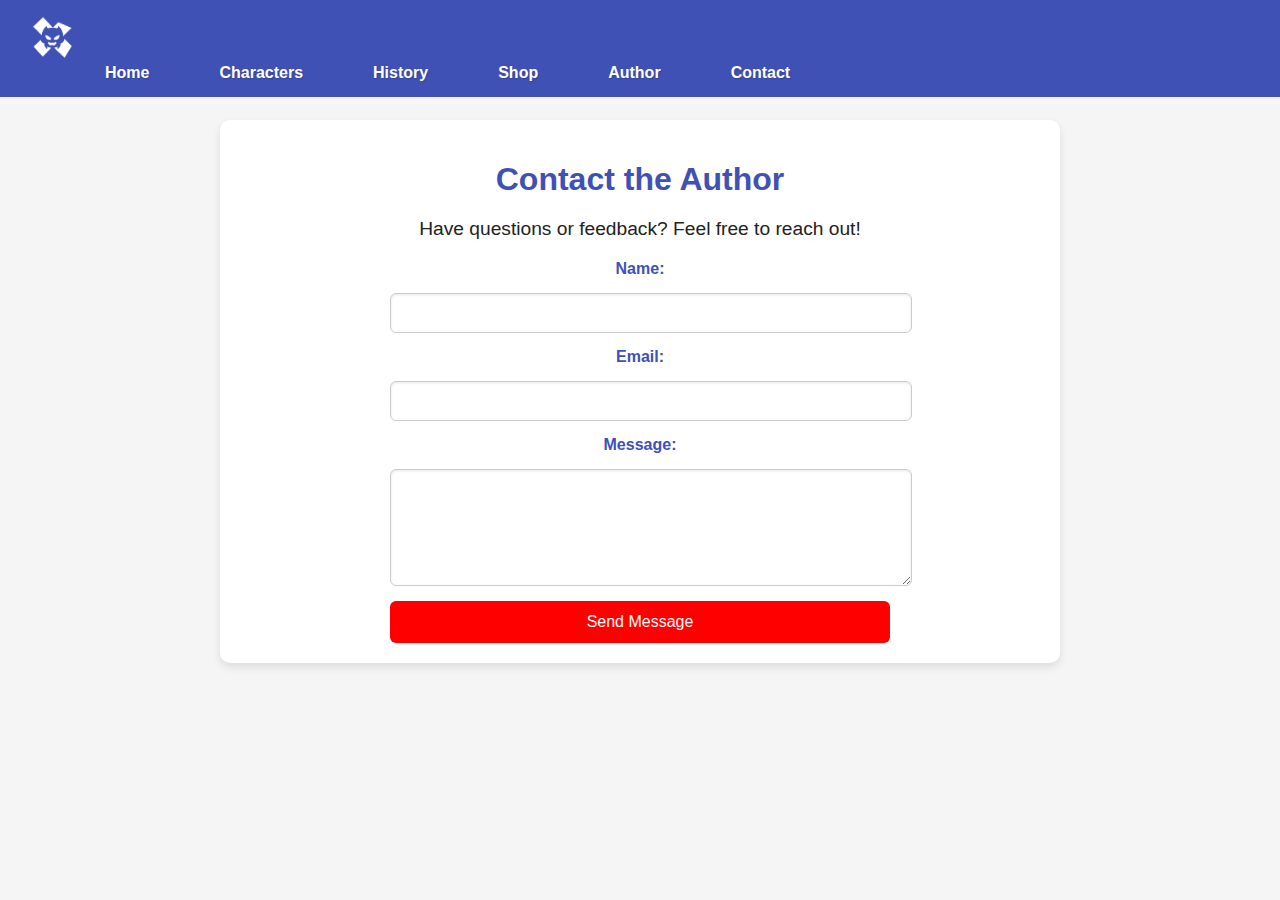
<file: (Root-Verzeichnis)/contact.html>
<!DOCTYPE html>
<html lang="en">
<head>
    <meta charset="UTF-8">
    <meta name="viewport" content="width=device-width, initial-scale=1.0">
    <meta name="description" content="Read the webcomic Mixed Salad online. A story full of demons, drama, and unexpected friendships tossed with action and humor!">
    <title>Mixed Salad - Comic Reader</title>
    <link rel="stylesheet" href="style.css">
    <style>
        .contact-section {
            max-width: 800px;
            margin: 40px auto;
            padding: 20px;
            background: white;
            border-radius: 10px;
            box-shadow: 0 4px 8px rgba(0, 0, 0, 0.1);
            text-align: center;
        }

        .contact-section h1 {
            font-size: 2rem;
            color: var(--color-5);
            margin-bottom: 10px;
        }

        .contact-section p {
            font-size: 1.2rem;
            color: var(--text-black);
            margin-bottom: 20px;
        }

        .contact-form {
            display: flex;
            flex-direction: column;
            gap: 15px;
            max-width: 500px;
            margin: 0 auto;
        }

        .contact-form label {
            font-weight: bold;
            color: var(--color-5);
        }

        .contact-form input,
        .contact-form textarea {
            width: 100%;
            padding: 10px;
            border: 1px solid #ccc;
            border-radius: 6px;
            font-size: 1rem;
            box-shadow: inset 0 1px 3px rgba(0, 0, 0, 0.1);
        }

        .contact-form button {
            padding: 12px;
            background-color: var(--color-3);
            color: white;
            font-size: 1rem;
            border: none;
            border-radius: 6px;
            cursor: pointer;
            transition: background 0.3s;
        }

        .contact-form button:hover {
            background-color: var(--color-4);
        }
    </style>
</head>
<body>

<header>
    <nav class="navbar">
        <div class="nav-container">
            <div class="logo">
                <a href="index.html">
                    <img src="images/logo.png" alt="Mixed Salad Logo">
                </a>
            </div>
            <button id="menuButton">☰ Menu</button>
            <ul class="nav-links" id="navLinks">
                <li><a href="index.html">Home</a></li>
                <li><a href="characters.html">Characters</a></li>
                <li><a href="history.html">History</a></li>
                <li><a href="shop.html">Shop</a></li>
                <li><a href="author.html">Author</a></li>
                <li><a href="contact.html">Contact</a></li>
            </ul>
        </div>
    </nav>
</header>

<main>
    <section class="contact-section">
        <h1>Contact the Author</h1>
        <p>Have questions or feedback? Feel free to reach out!</p>
        <form action="submit_form.php" method="POST" class="contact-form">
            <label for="name">Name:</label>
            <input type="text" id="name" name="name" required>

            <label for="email">Email:</label>
            <input type="email" id="email" name="email" required>

            <label for="message">Message:</label>
            <textarea id="message" name="message" rows="5" required></textarea>

            <button type="submit">Send Message</button>
        </form>
    </section>
</main>

<script>
    document.addEventListener("DOMContentLoaded", function () {
        const menuButton = document.getElementById("menuButton");
        const navLinks = document.getElementById("navLinks");

        if (menuButton && navLinks) {
            menuButton.addEventListener("click", function () {
                navLinks.classList.toggle("nav-active");
            });
        }
    });
</script>

</body>
</html>
</file>
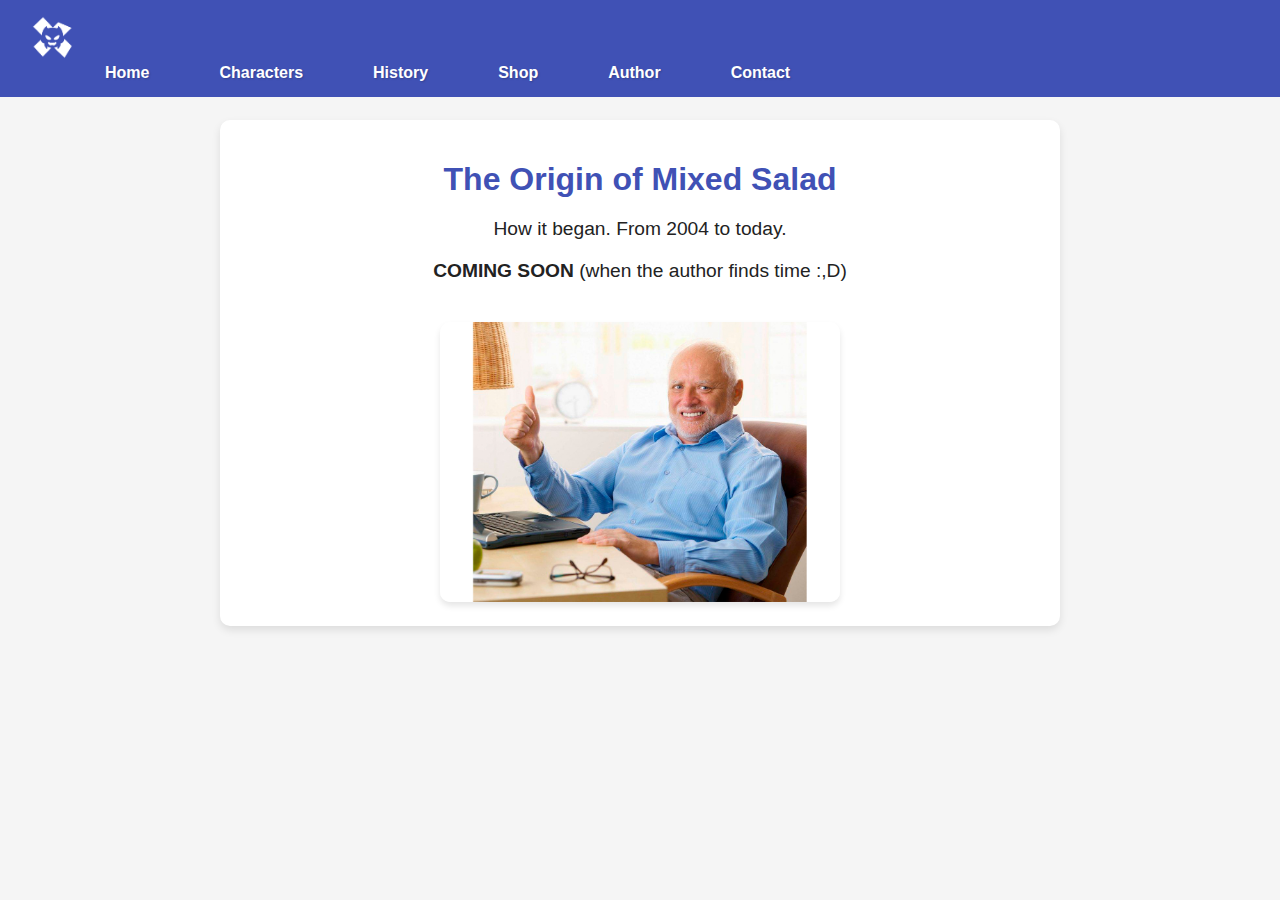
<file: (Root-Verzeichnis)/history.html>
<!DOCTYPE html>
<html lang="en">
<head>
    <meta charset="UTF-8">
    <meta name="viewport" content="width=device-width, initial-scale=1.0">
    <meta name="description" content="Read the webcomic Mixed Salad online. A story full of demons, drama, and unexpected friendships tossed with action and humor!">
    <title>Mixed Salad - Comic Reader</title>
    <link rel="stylesheet" href="style.css">
    <style>
        .history-section {
            max-width: 800px;
            margin: 40px auto;
            padding: 20px;
            background: white;
            border-radius: 10px;
            box-shadow: 0 4px 8px rgba(0, 0, 0, 0.1);
            text-align: center;
        }

        .history-section h1 {
            font-size: 2rem;
            color: var(--color-5);
            margin-bottom: 10px;
        }

        .history-section p {
            font-size: 1.2rem;
            color: var(--text-black);
            margin-bottom: 20px;
        }

        .placeholder-image {
            width: 100%;
            max-width: 400px;
            border-radius: 10px;
            margin-top: 20px;
            box-shadow: 0 4px 6px rgba(0, 0, 0, 0.1);
        }
    </style>
</head>
<body>

<header>
    <nav class="navbar">
        <div class="nav-container">
            <div class="logo">
                <a href="index.html">
                    <img src="images/logo.png" alt="Mixed Salad Logo">
                </a>
            </div>
            <button id="menuButton">☰ Menu</button>
            <ul class="nav-links" id="navLinks">
                <li><a href="index.html">Home</a></li>
                <li><a href="characters.html">Characters</a></li>
                <li><a href="history.html">History</a></li>
                <li><a href="shop.html">Shop</a></li>
                <li><a href="author.html">Author</a></li>
                <li><a href="contact.html">Contact</a></li>
            </ul>
        </div>
    </nav>
</header>
<main>
    <section class="history-section">
        <h1>The Origin of Mixed Salad</h1>
        <p>How it began. From 2004 to today.</p>
        <p><strong>COMING SOON</strong> (when the author finds time :,D)</p>
        <img src="images/harold.jpg" alt="Hide the Pain Harold - Placeholder" class="placeholder-image">
    </section>
</main>
<script>
    document.addEventListener("DOMContentLoaded", function () {
        const menuButton = document.getElementById("menuButton");
        const navLinks = document.getElementById("navLinks");

        if (menuButton && navLinks) {
            menuButton.addEventListener("click", function () {
                navLinks.classList.toggle("nav-active");
            });
        }
    });
</script>
</body>
</html>
</file>
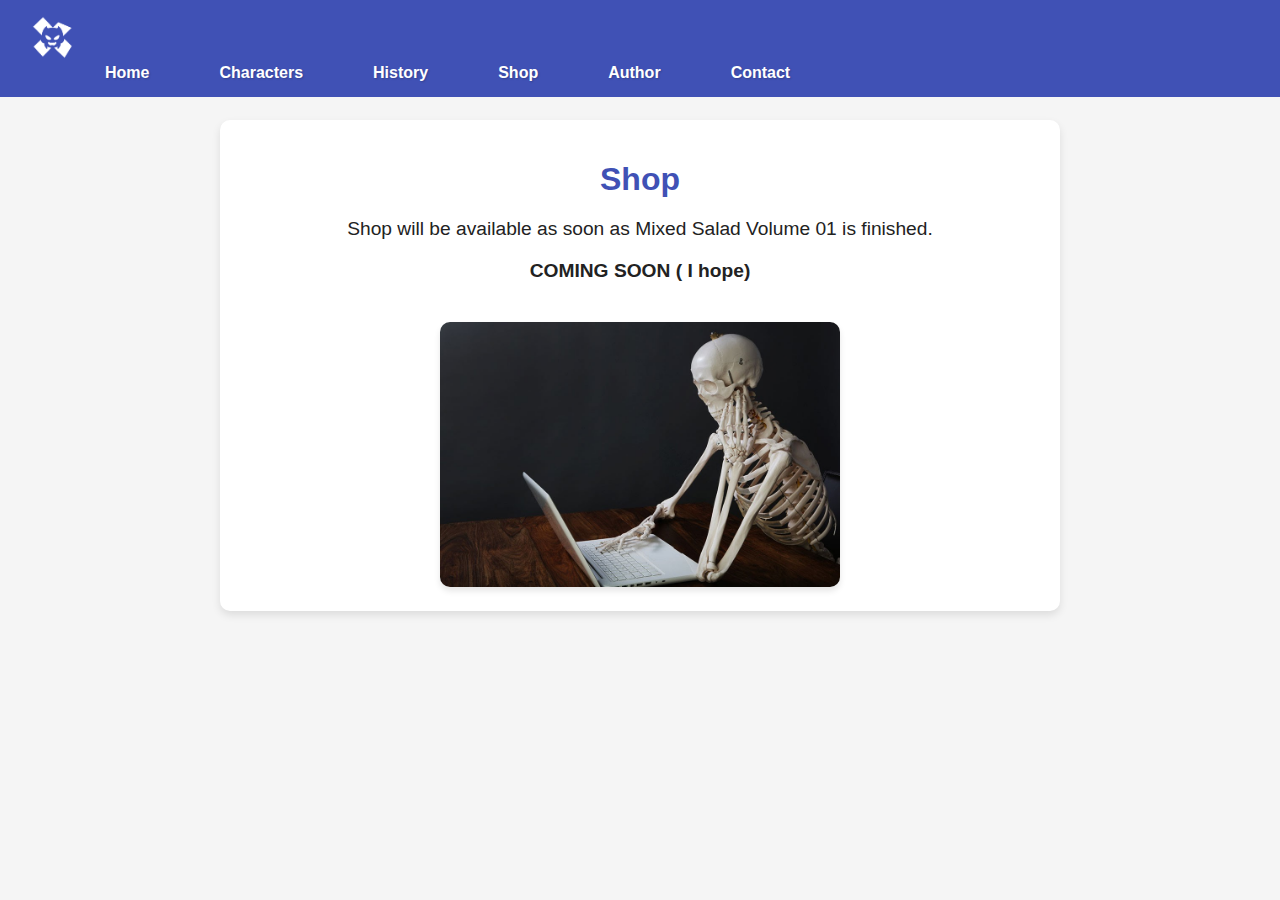
<file: (Root-Verzeichnis)/shop.html>
<!DOCTYPE html>
<html lang="en">
<head>
    <meta charset="UTF-8">
    <meta name="viewport" content="width=device-width, initial-scale=1.0">
    <meta name="description" content="Read the webcomic Mixed Salad online. A story full of demons, drama, and unexpected friendships tossed with action and humor!">
    <title>Mixed Salad - Comic Reader</title>
    <link rel="stylesheet" href="style.css">
    <style>
        .shop-section {
            max-width: 800px;
            margin: 40px auto;
            padding: 20px;
            background: white;
            border-radius: 10px;
            box-shadow: 0 4px 8px rgba(0, 0, 0, 0.1);
            text-align: center;
        }

        .shop-section h1 {
            font-size: 2rem;
            color: var(--color-5);
            margin-bottom: 10px;
        }

        .shop-section p {
            font-size: 1.2rem;
            color: var(--text-black);
            margin-bottom: 20px;
        }

        .placeholder-image {
            width: 100%;
            max-width: 400px;
            border-radius: 10px;
            margin-top: 20px;
            box-shadow: 0 4px 6px rgba(0, 0, 0, 0.1);
        }
    </style>
</head>
<body>

<header>
    <nav class="navbar">
        <div class="nav-container">
            <div class="logo">
                <a href="index.html">
                    <img src="images/logo.png" alt="Mixed Salad Logo">
                </a>
            </div>
            <button id="menuButton">☰ Menu</button>
            <ul class="nav-links" id="navLinks">
                <li><a href="index.html">Home</a></li>
                <li><a href="characters.html">Characters</a></li>
                <li><a href="history.html">History</a></li>
                <li><a href="shop.html">Shop</a></li>
                <li><a href="author.html">Author</a></li>
                <li><a href="contact.html">Contact</a></li>
            </ul>
        </div>
    </nav>
</header>

<main>
    <section class="shop-section">
        <h1>Shop</h1>
        <p>Shop will be available as soon as Mixed Salad Volume 01 is finished.</p>
        <p><strong>COMING SOON ( I hope) </strong></p>
        <img src="images/wait.jpeg" alt="Placeholder - Soon" class="placeholder-image">
    </section>
</main>

<script>
    document.addEventListener("DOMContentLoaded", function () {
        const menuButton = document.getElementById("menuButton");
        const navLinks = document.getElementById("navLinks");

        if (menuButton && navLinks) {
            menuButton.addEventListener("click", function () {
                navLinks.classList.toggle("nav-active");
            });
        }
    });
</script>

</body>
</html>
</file>
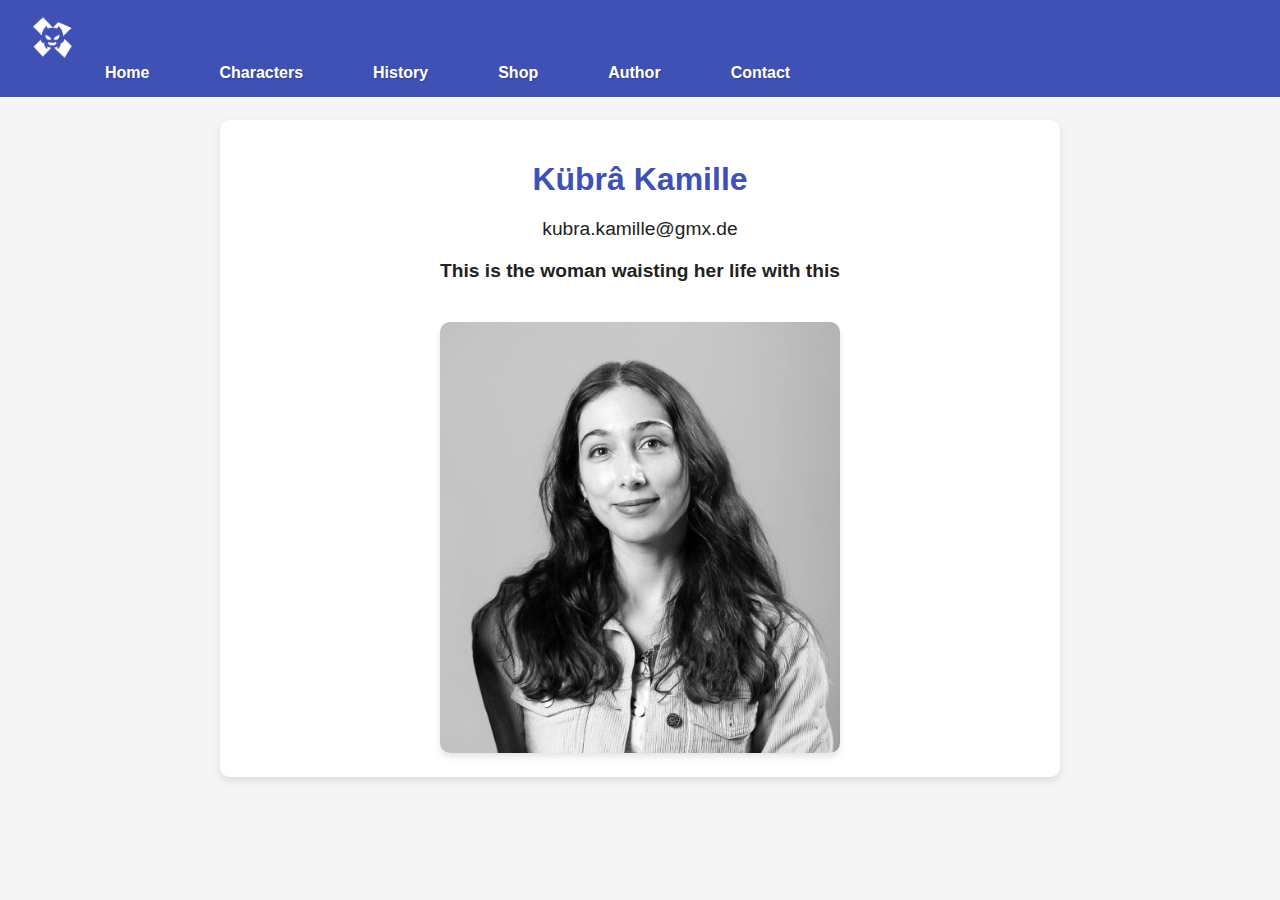
<file: Root-Verzeichnis/author.html>
<!DOCTYPE html>
<html lang="en">
<head>
    <meta charset="UTF-8">
    <meta name="viewport" content="width=device-width, initial-scale=1.0">
    <meta name="description" content="Read the webcomic Mixed Salad online. A story full of demons, drama, and unexpected friendships tossed with action and humor!">
    <title>Mixed Salad - Comic Reader</title>
    <link rel="stylesheet" href="style.css">
    <style>
        .shop-section {
            max-width: 800px;
            margin: 40px auto;
            padding: 20px;
            background: white;
            border-radius: 10px;
            box-shadow: 0 4px 8px rgba(0, 0, 0, 0.1);
            text-align: center;
        }

        .shop-section h1 {
            font-size: 2rem;
            color: var(--color-5);
            margin-bottom: 10px;
        }

        .shop-section p {
            font-size: 1.2rem;
            color: var(--text-black);
            margin-bottom: 20px;
        }

        .placeholder-image {
            width: 100%;
            max-width: 400px;
            border-radius: 10px;
            margin-top: 20px;
            box-shadow: 0 4px 6px rgba(0, 0, 0, 0.1);
        }
    </style>
</head>
<body>

<header>
    <nav class="navbar">
        <div class="nav-container">
            <div class="logo">
                <a href="index.html">
                    <img src="images/logo.png" alt="Mixed Salad Logo">
                </a>
            </div>
            <button id="menuButton">☰ Menu</button>
            <ul class="nav-links" id="navLinks">
                <li><a href="index.html">Home</a></li>
                <li><a href="characters.html">Characters</a></li>
                <li><a href="history.html">History</a></li>
                <li><a href="shop.html">Shop</a></li>
                <li><a href="author.html">Author</a></li>
                <li><a href="contact.html">Contact</a></li>
            </ul>
        </div>
    </nav>
</header>

<main>
    <section class="shop-section">
        <h1>Kübrâ Kamille</h1>
        <p>kubra.kamille@gmx.de </p>
        <p><strong> This is the woman waisting her life with this  </strong></p>
        <img src="images/me.png" alt="Placeholder - Soon" class="placeholder-image">
    </section>
</main>

<script>
    document.addEventListener("DOMContentLoaded", function () {
        const menuButton = document.getElementById("menuButton");
        const navLinks = document.getElementById("navLinks");

        if (menuButton && navLinks) {
            menuButton.addEventListener("click", function () {
                navLinks.classList.toggle("nav-active");
            });
        }
    });
</script>

</body>
</html>
</file>
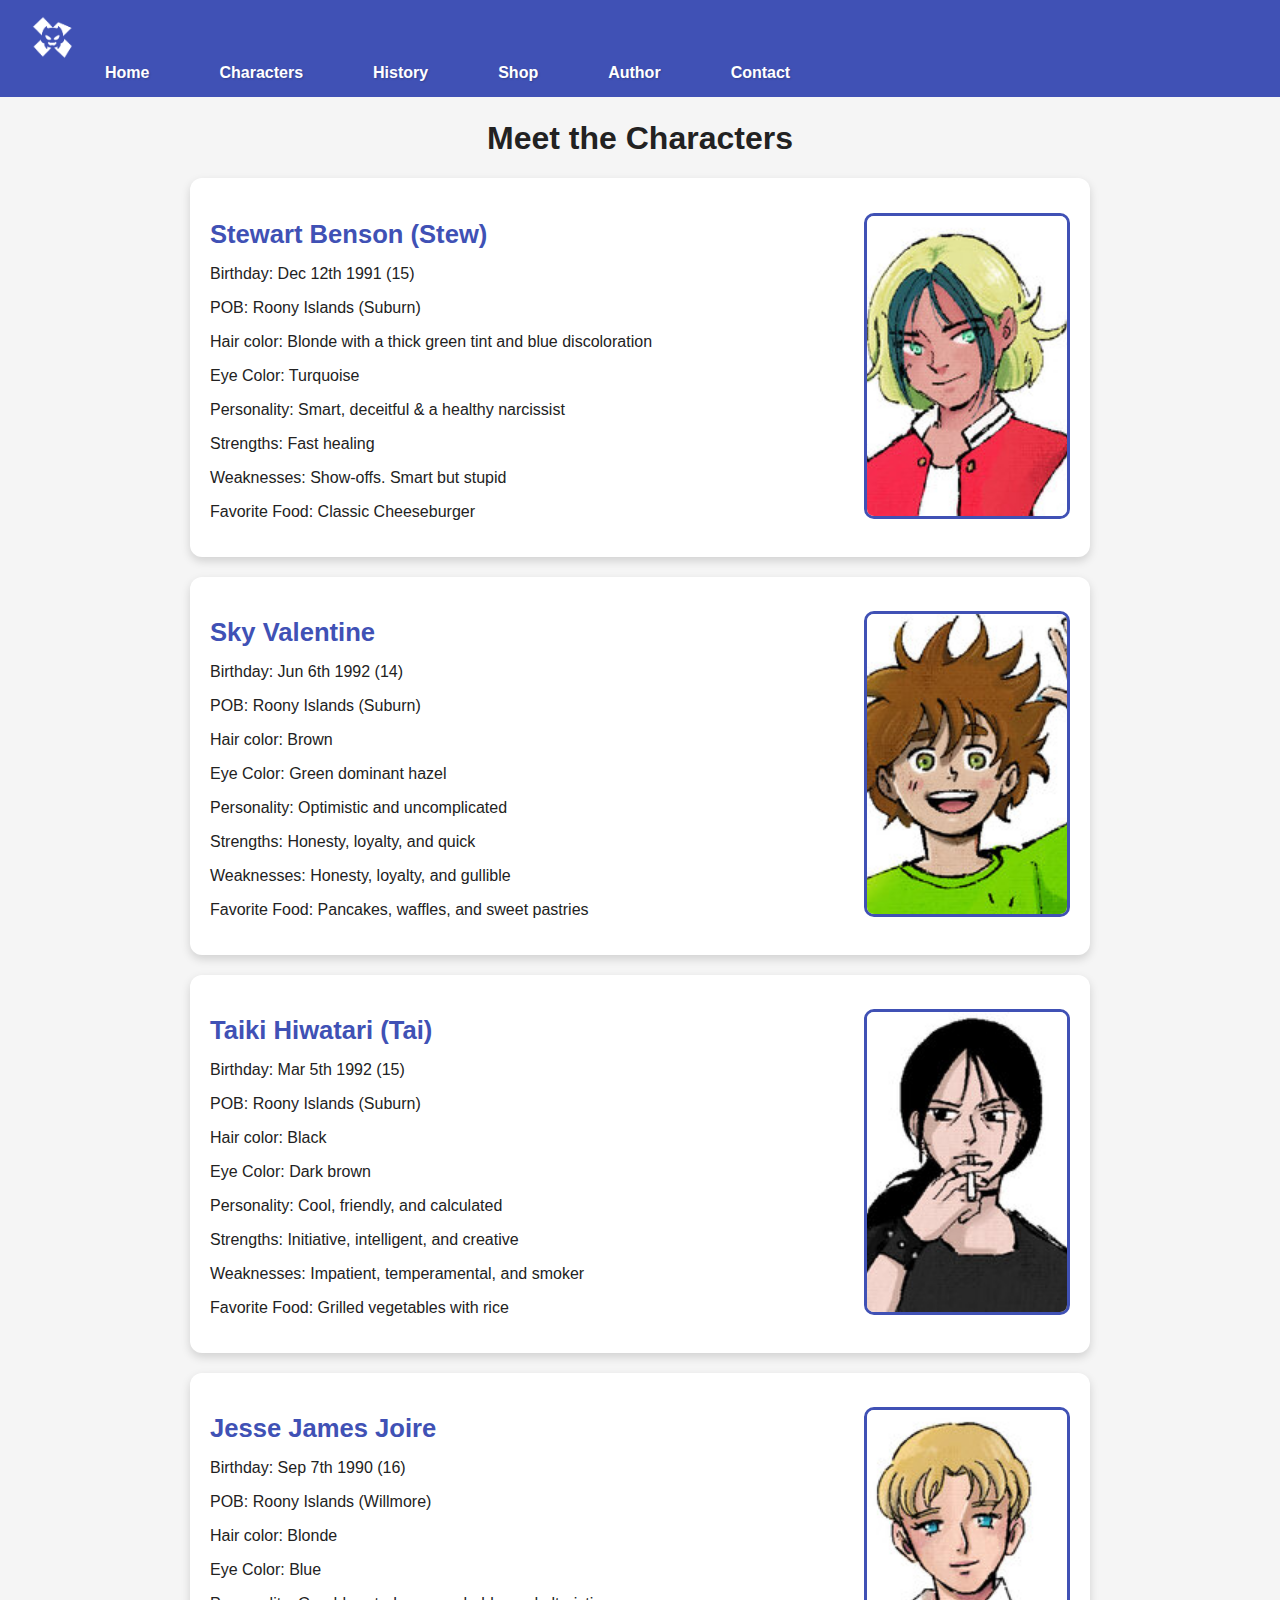
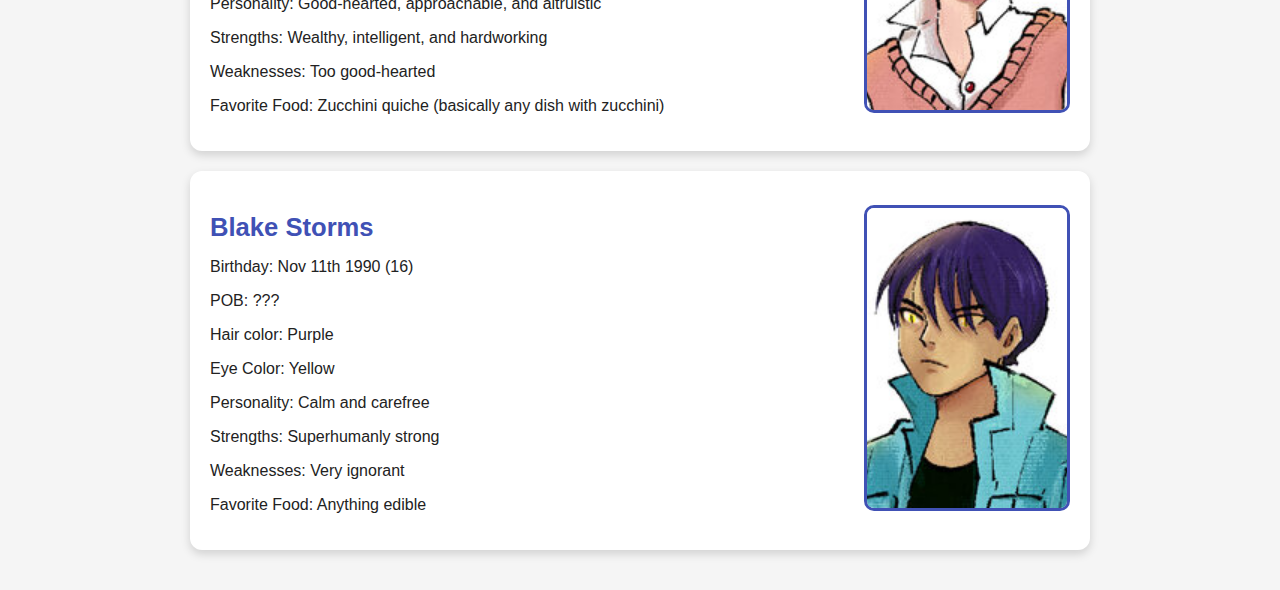
<file: Root-Verzeichnis/characters.html>
<!DOCTYPE html>
<html lang="en">
<head>
    <meta charset="UTF-8">
    <meta name="viewport" content="width=device-width, initial-scale=1.0">
    <meta name="description" content="Read the webcomic Mixed Salad online. A story full of demons, drama, and unexpected friendships tossed with action and humor!">
    <title>Mixed Salad - Characters </title>
    <link rel="stylesheet" href="style.css">
</head>
<body>

<header>
    <nav class="navbar">
        <div class="nav-container">
            <div class="logo">
                <a href="index.html">
                    <img src="images/logo.png" alt="Mixed Salad Logo">
                </a>
            </div>
            <button id="menuButton">☰ Menu</button>
            <ul class="nav-links" id="navLinks">
                <li><a href="index.html">Home</a></li>
                <li><a href="characters.html">Characters</a></li>
                <li><a href="history.html">History</a></li>
                <li><a href="shop.html">Shop</a></li>
                <li><a href="author.html">Author</a></li>
                <li><a href="contact.html">Contact</a></li>
            </ul>
        </div>
    </nav>
</header>

    <main class="character-container">
        <h1>Meet the Characters</h1>

        <section class="character-profile">
            <div class="character-info">
                <h2>Stewart Benson (Stew)</h2>
                <p> Birthday: Dec 12th 1991 (15)</p>
                <p> POB: Roony Islands (Suburn)</p>
                <p> Hair color: Blonde with a thick green tint and blue discoloration</p>
                <p> Eye Color: Turquoise</p>
                <p> Personality: Smart, deceitful & a healthy narcissist</p>
                <p> Strengths: Fast healing </p>
                <p> Weaknesses: Show-offs. Smart but stupid</p>
                <p> Favorite Food: Classic Cheeseburger</p>

            </div>
            <div class="character-image">
                <img src="images/characters/stewart.jpg" alt="Stewart">
            </div>
        </section>

        <section class="character-profile">
            <div class="character-info">
                <h2>Sky Valentine</h2>
                <p> Birthday: Jun 6th 1992 (14)</p>
                <p> POB: Roony Islands (Suburn)</p>
                <p> Hair color: Brown</p>
                <p> Eye Color: Green dominant hazel </p>
                <p> Personality: Optimistic and uncomplicated</p>
                <p> Strengths: Honesty, loyalty, and quick </p>
                <p> Weaknesses: Honesty, loyalty, and gullible</p>
                <p> Favorite Food: Pancakes, waffles, and sweet pastries</p>
            </div>
            <div class="character-image">
                <img src="images/characters/sky.jpeg" alt="Sky">
            </div>
        </section>

        <section class="character-profile">
            <div class="character-info">
                <h2>Taiki Hiwatari (Tai) </h2>
                <p> Birthday: Mar 5th 1992 (15)</p>
                <p> POB: Roony Islands (Suburn)</p>
                <p> Hair color: Black</p>
                <p> Eye Color: Dark brown </p>
                <p> Personality: Cool, friendly, and calculated</p>
                <p> Strengths: Initiative, intelligent, and creative </p>
                <p> Weaknesses: Impatient, temperamental, and smoker</p>
                <p> Favorite Food: Grilled vegetables with rice</p>
            </div>
            <div class="character-image">
                <img src="images/characters/tai.jpeg" alt="Tai">
            </div>
        </section>

    </section>

    <section class="character-profile">
        <div class="character-info">
            <h2> Jesse James Joire </h2>
            <p> Birthday: Sep 7th 1990 (16)</p>
            <p> POB: Roony Islands (Willmore)</p>
            <p> Hair color: Blonde</p>
            <p> Eye Color: Blue </p>
            <p> Personality: Good-hearted, approachable, and altruistic</p>
            <p> Strengths: Wealthy, intelligent, and hardworking </p>
            <p> Weaknesses: Too good-hearted</p>
            <p> Favorite Food: Zucchini quiche (basically any dish with zucchini)</p>
        </div>
        <div class="character-image">
            <img src="images/characters/jesse.jpeg" alt="Tai">
        </div>
    </section>


    <section class="character-profile">
        <div class="character-info">
            <h2> Blake Storms </h2>
            <p> Birthday: Nov 11th 1990 (16)</p>
            <p> POB: ??? </p>
            <p> Hair color: Purple </p>
            <p> Eye Color: Yellow  </p>
            <p> Personality: Calm and carefree </p>
            <p> Strengths: Superhumanly strong </p>
            <p> Weaknesses: Very ignorant </p>
            <p> Favorite Food: Anything edible</p>
        </div>
        <div class="character-image">
            <img src="images/characters/blake.jpeg" alt="Tai">
        </div>
    </section>

        <!-- Weitere Charaktere hier hinzufügen -->
</main>
<script>
    document.addEventListener("DOMContentLoaded", function () {
        const menuButton = document.getElementById("menuButton");
        const navLinks = document.getElementById("navLinks");

        if (menuButton && navLinks) {
            menuButton.addEventListener("click", function () {
                navLinks.classList.toggle("nav-active");
            });
        }
    });
</script>

</body>
</html>
</file>
<file: (Root-Verzeichnis)/style.css>
/* ========== BASIS-STYLES ========== */
:root {
    --color-1: #8bc34b;
    --color-2: #ffec3d;
    --color-3: #FF0000;
    --color-4: #673ab6;
    --color-5: #4051b5;
    --white-space: #f5f5f5;
    --text-black: #222;
}

body {
    font-family: Arial, sans-serif;
    background-color: var(--white-space);
    color: var(--text-black);
    margin: 0;
    padding-top: 80px;
}

/* ========== NAVIGATION ========== */

.logo img {
    height: 45px; /* Größe anpassen */
    width: auto;
}

.navbar {
    display: flex;
    justify-content: space-between;
    align-items: center;
    background: var(--color-5);
    padding: 15px 30px;
    position: fixed;
    width: 100%;
    top: 0;
    left: 0;
    z-index: 1000;
}

.nav-links {
    list-style: none;
    max-width: 1100px;
    width: 100%;
    margin: 0 auto;
    display: flex;
    justify-content: center; /* Statt space-evenly → center für bessere Zentrierung */
    gap: 40px; /* Etwas mehr Abstand zwischen den Links */
}

.nav-links a {
    text-decoration: none;
    color: white;
    font-weight: bold;
    padding: 10px 15px;
    position: relative;
    transition: color 0.3s ease-in-out;
    text-shadow: 1px 1px 2px rgba(0, 0, 0, 0.2); /* Leichte Schattierung */
}

.nav-links a::after {
    content: "";
    position: absolute;
    left: 0;
    bottom: -3px;
    width: 100%;
    height: 2px;
    background-color: white;
    transform: scaleX(0);
    transition: transform 0.3s ease-in-out;
}

.nav-links a:hover {
    background: var(--color-3);
    border-radius: 5px;
}

.nav-links a:hover::after {
    transform: scaleX(1);
}

/* ========== MENU BUTTON ========== */

#menuButton {
    display: none; /* Standardmäßig versteckt */
}

/* Mobile Navigation */
@media (max-width: 768px) {
    #menuButton {
        display: block; /* Nur in der mobilen Ansicht sichtbar */
        margin-left: auto;
        background: var(--color-3);
        color: white;
        padding: 10px 15px;
        font-size: 18px;
        border: none;
        cursor: pointer;
        border-radius: 5px;
        position: fixed; /* Statt absolute → fixed für stabilere Platzierung */
        right: 10px; /* Abstand erhöhen */
        top: 15px; /* Mehr Platz nach unten */
        z-index: 3000; /* Stellt sicher, dass es nicht verdeckt wird */
    }

    .nav-links {
        display: none;
        flex-direction: column;
        background: var(--color-5);
        width: 100%;
        position: absolute;
        top: 60px;
        left: 0;
        text-align: center;
        padding: 20px 0;
        z-index: 2000;
    }

    .nav-links.nav-active {
        display: flex;
        flex-direction: column;
        align-items: center;
        gap: 20px;
    }
}

/* ========== CONTAINER: Kapitel-Navigation + Comic nebeneinander ========== */
.container {
    display: flex;
    flex-direction: row; /* Kapitel-Navigation links, Comic rechts */
    align-items: flex-start;
    max-width: 1200px;
    margin: 0 auto;
    padding: 20px;
    gap: 20px;
}

/* ========== KAPITEL-NAVIGATION ========== */
.chapter-nav {
    width: 220px;
    background: white;
    padding: 20px;
    border-radius: 15px; /* Weichere Ecken */
    box-shadow: 0 4px 10px rgba(0, 0, 0, 0.15); /* Leichterer Schatten */
    height: 100vh; /* Damit sie den ganzen Bildschirm füllt */
    overflow-y: auto; /* Falls es viele Kapitel gibt, wird sie scrollbar */
    position: sticky;
    top: 80px; /* Bleibt sichtbar beim Scrollen */
}

.chapter-nav h2 {
    font-size: 1.5rem;
    margin-bottom: 10px;
}

.chapter-nav ul {
    list-style: none;
    padding: 0;
}

.chapter-nav li {
    margin-bottom: 5px;
}

.chapter-nav a {
    text-decoration: none;
    color: var(--color-5);
    font-weight: bold;
}

/* ========== COMIC READER ========== */
.comic-container {
    flex-grow: 1; /* Nimmt den restlichen Platz ein */
    max-width: 800px;
    padding: 20px;
    background: white;
    border-radius: 10px;
    box-shadow: 0 4px 8px rgba(0, 0, 0, 0.1);
    text-align: center;
}

.comic-container img {
    width: 100%;
    max-width: 750px;
    border-radius: 10px;
}

/* ========== FOOTER ========== */
footer {
    background: var(--color-5);
    color: white;
    text-align: center;
    padding: 15px;
    margin-top: 20px;
}

/* ========== MOBILE: Kapitel-Navigation unter Comic ========== */
@media (max-width: 768px) {
    .container {
        flex-direction: column; /* Auf kleinen Bildschirmen untereinander */
    }

    .chapter-nav {
        width: 100%;
        height: auto;
        position: relative;
        padding: 10px;
    }

    .chapter-nav ul {
        display: flex;
        flex-wrap: wrap;
        gap: 10px;
    }

    .comic-container {
        width: 100%;
    }
}

/* ========== KOMMENTAR-BEREICH ========== */
.comment-section {
    max-width: 800px;
    margin: 40px auto;
    padding: 25px;
    background: white;
    border-radius: 12px;
    box-shadow: 0 4px 10px rgba(0, 0, 0, 0.15);
    border-left: 5px solid var(--color-5);
}

.comment-section h2 {
    font-size: 1.8rem;
    margin-bottom: 20px;
    color: var(--color-5);
    border-bottom: 2px solid #ddd;
    padding-bottom: 5px;
}

.comment-form {
    display: flex;
    flex-direction: column;
    gap: 15px;
}

.comment-form input, .comment-form textarea {
    width: 100%;
    padding: 12px;
    border: 1px solid #ccc;
    border-radius: 6px;
    font-size: 1rem;
    box-shadow: inset 0 1px 3px rgba(0, 0, 0, 0.1);
}

.comment-form button {
    padding: 12px;
    background-color: var(--color-3);
    color: white;
    font-size: 1rem;
    border: none;
    border-radius: 6px;
    cursor: pointer;
    transition: background 0.3s;
}

.comment-form button:hover {
    background-color: var(--color-4);
}

.comment-list {
    margin-top: 20px;
    padding-top: 10px;
    border-top: 2px solid #ddd;
    max-height: 100px; /* Set a max height for the comment list */
    overflow-y: auto; /* Enable vertical scrolling */
}

.comment {
    padding: 12px;
    background: #f9f9f9;
    border-radius: 6px;
    margin-bottom: 12px;
    box-shadow: 0 2px 4px rgba(0, 0, 0, 0.1);
    border-left: 4px solid var(--color-5);
}

.comment strong {
    color: var(--color-5);
}
.delete-comment {
    background: none;
    border: none;
    color: var(--color-3);
    font-size: 15px;
    cursor: pointer;
    padding: 5px;
    transition: color 0.3s ease-in-out;
}

.delete-comment:hover {
    color: var(--color-4);
    transform: scale(1.1);
}

/* ========== CHARACTERS PAGE STYLING ========== */
.character-container {
    max-width: 900px;
    margin: 40px auto;
    text-align: center;
}

.character-profile {
    display: flex;
    align-items: center;
    gap: 20px;
    background: white;
    padding: 20px;
    border-radius: 12px;
    box-shadow: 0 4px 10px rgba(0, 0, 0, 0.15);
    margin-bottom: 20px;
}

.character-info {
    flex: 1;
    text-align: left;
}

.character-info h2 {
    font-size: 1.6rem;
    color: var(--color-5);
    margin-bottom: 8px;
}

.character-info p {
    font-size: 1rem;
    color: var(--text-black);
}

.character-image img {
    width: 200px;
    height: 300px;
    border-radius: 10px;
    object-fit: cover;
    border: 3px solid var(--color-5);
}

/* ========== MOBILE: Charaktere untereinander ========== */
@media (max-width: 768px) {
    .character-profile {
        flex-direction: column;
        text-align: center;
    }

    .character-image img {
        width: 100px;
        height: 100px;
    }
}
</file>
<file: style.css>
/* ========== BASIS-STYLES ========== */
:root {
    --color-1: #8bc34b;
    --color-2: #ffec3d;
    --color-3: #FF0000;
    --color-4: #673ab6;
    --color-5: #4051b5;
    --white-space: #f5f5f5;
    --text-black: #222;
}

/* Author Page Farben */
:root {
    --author-pink: #f7c9d3;
    --author-light: #ffeef2;
    --author-dark: #904c5e;
}

body {
    font-family: Arial, sans-serif;
    background-color: var(--white-space);
    color: var(--text-black);
    margin: 0;
    padding-top: 80px;
}

/* ========== NAVIGATION ========== */

.logo img {
    height: 45px; /* Größe anpassen */
    width: auto;
}

.navbar {
    display: flex;
    justify-content: space-between;
    align-items: center;
    background: var(--color-5);
    padding: 15px 30px;
    position: fixed;
    width: 100%;
    top: 0;
    left: 0;
    z-index: 1000;
}

.nav-links {
    list-style: none;
    max-width: 1100px;
    width: 100%;
    margin: 0 auto;
    display: flex;
    justify-content: center; /* Statt space-evenly → center für bessere Zentrierung */
    gap: 40px; /* Etwas mehr Abstand zwischen den Links */
}

.nav-links a {
    text-decoration: none;
    color: white;
    font-weight: bold;
    padding: 10px 15px;
    position: relative;
    transition: color 0.3s ease-in-out;
    text-shadow: 1px 1px 2px rgba(0, 0, 0, 0.2); /* Leichte Schattierung */
}

.nav-links a::after {
    content: "";
    position: absolute;
    left: 0;
    bottom: -3px;
    width: 100%;
    height: 2px;
    background-color: white;
    transform: scaleX(0);
    transition: transform 0.3s ease-in-out;
}

.nav-links a:hover {
    background: var(--color-3);
    border-radius: 5px;
}

.nav-links a:hover::after {
    transform: scaleX(1);
}

/* ========== MENU BUTTON ========== */

#menuButton {
    display: none; /* Standardmäßig versteckt */
}

/* Mobile Navigation */
@media (max-width: 768px) {
    #menuButton {
        display: block; /* Nur in der mobilen Ansicht sichtbar */
        margin-left: auto;
        background: var(--color-3);
        color: white;
        padding: 10px 15px;
        font-size: 18px;
        border: none;
        cursor: pointer;
        border-radius: 5px;
        position: fixed; /* Statt absolute → fixed für stabilere Platzierung */
        right: 10px; /* Abstand erhöhen */
        top: 15px; /* Mehr Platz nach unten */
        z-index: 3000; /* Stellt sicher, dass es nicht verdeckt wird */
    }

    .nav-links {
        display: none;
        flex-direction: column;
        background: var(--color-5);
        width: 100%;
        position: absolute;
        top: 60px;
        left: 0;
        text-align: center;
        padding: 20px 0;
        z-index: 2000;
    }

    .nav-links.nav-active {
        display: flex;
        flex-direction: column;
        align-items: center;
        gap: 20px;
    }

    .container {
        flex-direction: column; /* Elemente untereinander anordnen */
    }

    .comic-title {
        order: -2; /* Überschrift kommt zuerst */
    }

    .chapter-nav {
        order: -1; /* Kapitel-Navigation kommt danach */
    }

    .comic-container {
        order: 0; /* Comic-Reader kommt zuletzt */
    }
}

/* ========== CONTAINER: Kapitel-Navigation + Comic nebeneinander ========== */
.container {
    display: flex;
    flex-direction: row; /* Kapitel-Navigation links, Comic rechts */
    align-items: flex-start;
    max-width: 1200px;
    margin: 0 auto;
    padding: 20px;
    gap: 20px;
}

/* ========== KAPITEL-NAVIGATION ========== */
.chapter-nav {
    width: 220px;
    background: white;
    padding: 20px;
    border-radius: 15px; /* Weichere Ecken */
    box-shadow: 0 4px 10px rgba(0, 0, 0, 0.15); /* Leichterer Schatten */
    height: 100vh; /* Damit sie den ganzen Bildschirm füllt */
    overflow-y: auto; /* Falls es viele Kapitel gibt, wird sie scrollbar */
    position: sticky;
    top: 80px; /* Bleibt sichtbar beim Scrollen */
}

.chapter-nav h2 {
    font-size: 1.5rem;
    margin-bottom: 10px;
}

.chapter-nav ul {
    list-style: none;
    padding: 0;
}

.chapter-nav li {
    margin-bottom: 5px;
}

.chapter-nav a {
    text-decoration: none;
    color: var(--color-5);
    font-weight: bold;
}

/* ========== STYLING FÜR DIE KAPITEL-DROPDOWNS ========== */
.chapter-nav details {
    background: white;
    border-radius: 8px;
    box-shadow: 0 2px 6px rgba(0, 0, 0, 0.1);
    margin-bottom: 10px;
    overflow: hidden;
}

.chapter-nav summary {
    font-size: 1.2rem;
    font-weight: bold;
    padding: 12px 15px;
    background: var(--color-5);
    color: white;
    cursor: pointer;
    border-radius: 8px;
    transition: background 0.3s ease-in-out;
}

.chapter-nav summary:hover {
    background: var(--color-4);
}

.chapter-nav ul {
    padding: 10px 15px;
    list-style: none;
    margin: 0;
}

.chapter-nav li {
    margin-bottom: 8px;
}

.chapter-nav a {
    text-decoration: none;
    color: var(--color-5);
    font-weight: bold;
    transition: color 0.3s ease-in-out;
}

.chapter-nav a:hover {
    color: var(--color-4);
}

/* ========== COMIC READER ========== */
.comic-container {
    flex-grow: 1; /* Nimmt den restlichen Platz ein */
    width: 100%;
    max-width: 800px;
    padding: 20px;
    background: white;
    border-radius: 10px;
    box-shadow: 0 4px 8px rgba(0, 0, 0, 0.1);
    text-align: center;
}

.comic-container img {
    width: 100%;
    max-width: 800px;
    border-radius: 10px;
}


/* ========== MOBILE: Kapitel-Navigation unter Comic ========== */
@media (max-width: 800px) {
    .container {
        flex-direction: column; /* Auf kleinen Bildschirmen untereinander */
    }

    .chapter-nav {
        width: 100%;
        height: auto;
        position: relative;
        padding: 10px;
        margin-top: 20px; /* Schiebt die Kapitel-Navigation etwas nach unten */
    }

    .chapter-nav ul {
        display: flex;
        flex-wrap: wrap;
        gap: 10px;
    }

    .comic-container {
        width: 100%;
    }
}

/* ========== KOMMENTAR-BEREICH ========== */
.comment-section {
    width: 100%;
    max-width: 800px;
    margin: 40px auto;
    padding: 25px;
    background: white;
    border-radius: 12px;
    box-shadow: 0 4px 10px rgba(0, 0, 0, 0.15);
    border-left: 5px solid var(--color-5);
}

.comment-section h2 {
    font-size: 1.8rem;
    margin-bottom: 20px;
    color: var(--color-5);
    border-bottom: 2px solid #ddd;
    padding-bottom: 5px;
}

.comment-form {
    display: flex;
    flex-direction: column;
    gap: 15px;
}

.comment-form input, .comment-form textarea {
    width: 100%;
    padding: 12px;
    border: 1px solid #ccc;
    border-radius: 6px;
    font-size: 1rem;
    box-shadow: inset 0 1px 3px rgba(0, 0, 0, 0.1);
}

.comment-form button {
    padding: 12px;
    background-color: var(--color-3);
    color: white;
    font-size: 1rem;
    border: none;
    border-radius: 6px;
    cursor: pointer;
    transition: background 0.3s;
}

.comment-form button:hover {
    background-color: var(--color-4);
}

.comment-list {
    margin-top: 20px;
    padding-top: 10px;
    border-top: 2px solid #ddd;
    max-height: 100px; /* Set a max height for the comment list */
    overflow-y: auto; /* Enable vertical scrolling */
}

.comment {
    padding: 12px;
    background: #f9f9f9;
    border-radius: 6px;
    margin-bottom: 12px;
    box-shadow: 0 2px 4px rgba(0, 0, 0, 0.1);
    border-left: 4px solid var(--color-5);
}

.comment strong {
    color: var(--color-5);
}
.delete-comment {
    display: none !important;
}

/* ========== CHARACTERS PAGE STYLING ========== */
.character-container {
    max-width: 900px;
    margin: 40px auto;
    text-align: center;
    display: flex;
    flex-direction: column;
    gap: 20px;
}

.character-profile {
    display: flex;
    align-items: stretch;
    gap: 20px;
    background: white;
    padding: 20px;
    border-radius: 12px;
    box-shadow: 0 4px 10px rgba(0, 0, 0, 0.15);
    margin-bottom: 20px;
    min-height: 420px; /* Gleiche Mindesthöhe für alle Boxen */
    min-width: 750px; /* Einheitliche Mindestbreite für alle Boxen */
}

.character-info {
    flex: 1;
    text-align: left;
}

.character-info h2 {
    font-size: 1.6rem;
    color: var(--color-5);
    margin-bottom: 8px;
}

.character-info p {
    font-size: 1rem;
    color: var(--text-black);
}

.character-image img {
    width: 200px;
    height: 300px;
    border-radius: 10px;
    object-fit: cover;
    border: 3px solid var(--color-5);
}

/* ========== MOBILE: Charaktere untereinander ========== */
@media (max-width: 768px) {
    .character-profile {
        flex-direction: column;
        text-align: center;
        min-height: auto; /* In der mobilen Ansicht flexible Höhe */
        min-width: 450px; /* In der mobilen Ansicht flexible Breite */
    }

    .character-image img {
        width: 100px;
        height: 100px;
    }
}

@media (max-width: 768px) {
    .comic-title {
        font-size: 1.4rem; /* Kleinere Schrift für bessere Sichtbarkeit */
        margin-top: 80px; /* Mehr Abstand, damit die Überschrift sichtbar bleibt */
        text-align: center; /* Zentrierung für bessere mobile Darstellung */
    }
}

/* ========== DONATE SECTION STYLES ========== */
#donate {
    background-color: var(--color-5); /* Komplementärfarbe zu Blau (Orange) */
    padding: 20px;
    border-radius: 12px;
    text-align: center;
    margin: 30px auto;
    width: 100%;
    max-width: 800px; /* Gleiche Breite wie Comic- und Kommentarbereich */
    box-shadow: 0px 4px 8px rgba(0, 0, 0, 0.15);
    border-left: 5px solid var(--color-5); /* Blaue Berandung */
}

#donate h2 {
    color: var(--white-space); /* Dunkler Text für besseren Kontrast */
    font-size: 24px;
    margin-bottom: 10px;
}

#donate p {
    font-size: 18px;
    color: var(--white-space); /* Einheitlich mit der Überschrift */
}

#donate a {
    display: inline-block;
    background-color: var(--color-2); /* Dunkles Violett für Kontrast zum Orange */
    color: var(--text-black);
    padding: 12px 24px;
    text-decoration: none;
    font-weight: bold;
    border-radius: 6px;
    margin-top: 10px;
    transition: background-color 0.3s ease;
}

#donate a:hover {
    background-color: #a89c2d; /* Dunklere Version des Buttons für Hover-Effekt */
}

/* ========== FOOTER ========== */
footer {
    background: var(--color-5);
    color: white;
    text-align: center;
    padding: 15px;
    margin-top: 20px;
}

/* ========== PAGINATION ========== */
.pagination {
    display: flex;
    flex-wrap: wrap;
    justify-content: center;
    gap: 6px;
    margin: 20px auto;
    padding: 10px;
    max-width: 600px;
}

.page-link {
    display: inline-block;
    padding: 3px 8px;
    background-color: white;
    border: 1px solid var(--color-5);
    color: var(--color-5);
    border-radius: 4px;
    font-size: 0.75rem;
    text-decoration: none;
    transition: background-color 0.3s, color 0.3s;
}

.page-link:hover {
    background-color: var(--color-5);
    color: white;
}

/* Aktive Seite – später per JS-Klasse ergänzbar */
.page-link.active {
    background-color: var(--color-5);
    color: white;
}

/* Author Page Layout Optimierung */
main {
    display: flex;
    flex-direction: column;
    align-items: center;
    padding: 60px 20px;
}

.shop-section, #contact, #blog {
    max-width: 600px;
    width: 100%;
    background-color: white;
    border: 2px solid var(--author-pink);
    border-radius: 10px;
    padding: 30px;
    margin-bottom: 40px;
    box-shadow: 0 4px 8px rgba(0, 0, 0, 0.05);
    text-align: center;
}

.button-group a {
    display: inline-block;
    padding: 10px 20px;
    margin: 10px 5px;
    background-color: var(--author-pink);
    color: white;
    border-radius: 5px;
    text-decoration: none;
    transition: background-color 0.3s ease;
}

.button-group a:hover {
    background-color: var(--author-dark);
}
</file>
<file: Root-Verzeichnis/style.css>
/* ========== BASIS-STYLES ========== */
:root {
    --color-1: #8bc34b;
    --color-2: #ffec3d;
    --color-3: #FF0000;
    --color-4: #673ab6;
    --color-5: #4051b5;
    --white-space: #f5f5f5;
    --text-black: #222;
}

body {
    font-family: Arial, sans-serif;
    background-color: var(--white-space);
    color: var(--text-black);
    margin: 0;
    padding-top: 80px;
}

/* ========== NAVIGATION ========== */

.logo img {
    height: 45px; /* Größe anpassen */
    width: auto;
}

.navbar {
    display: flex;
    justify-content: space-between;
    align-items: center;
    background: var(--color-5);
    padding: 15px 30px;
    position: fixed;
    width: 100%;
    top: 0;
    left: 0;
    z-index: 1000;
}

.nav-links {
    list-style: none;
    max-width: 1100px;
    width: 100%;
    margin: 0 auto;
    display: flex;
    justify-content: center; /* Statt space-evenly → center für bessere Zentrierung */
    gap: 40px; /* Etwas mehr Abstand zwischen den Links */
}

.nav-links a {
    text-decoration: none;
    color: white;
    font-weight: bold;
    padding: 10px 15px;
    position: relative;
    transition: color 0.3s ease-in-out;
    text-shadow: 1px 1px 2px rgba(0, 0, 0, 0.2); /* Leichte Schattierung */
}

.nav-links a::after {
    content: "";
    position: absolute;
    left: 0;
    bottom: -3px;
    width: 100%;
    height: 2px;
    background-color: white;
    transform: scaleX(0);
    transition: transform 0.3s ease-in-out;
}

.nav-links a:hover {
    background: var(--color-3);
    border-radius: 5px;
}

.nav-links a:hover::after {
    transform: scaleX(1);
}

/* ========== MENU BUTTON ========== */

#menuButton {
    display: none; /* Standardmäßig versteckt */
}

/* Mobile Navigation */
@media (max-width: 768px) {
    #menuButton {
        display: block; /* Nur in der mobilen Ansicht sichtbar */
        margin-left: auto;
        background: var(--color-3);
        color: white;
        padding: 10px 15px;
        font-size: 18px;
        border: none;
        cursor: pointer;
        border-radius: 5px;
        position: fixed; /* Statt absolute → fixed für stabilere Platzierung */
        right: 10px; /* Abstand erhöhen */
        top: 15px; /* Mehr Platz nach unten */
        z-index: 3000; /* Stellt sicher, dass es nicht verdeckt wird */
    }

    .nav-links {
        display: none;
        flex-direction: column;
        background: var(--color-5);
        width: 100%;
        position: absolute;
        top: 60px;
        left: 0;
        text-align: center;
        padding: 20px 0;
        z-index: 2000;
    }

    .nav-links.nav-active {
        display: flex;
        flex-direction: column;
        align-items: center;
        gap: 20px;
    }
}

/* ========== CONTAINER: Kapitel-Navigation + Comic nebeneinander ========== */
.container {
    display: flex;
    flex-direction: row; /* Kapitel-Navigation links, Comic rechts */
    align-items: flex-start;
    max-width: 1200px;
    margin: 0 auto;
    padding: 20px;
    gap: 20px;
}

/* ========== KAPITEL-NAVIGATION ========== */
.chapter-nav {
    width: 220px;
    background: white;
    padding: 20px;
    border-radius: 15px; /* Weichere Ecken */
    box-shadow: 0 4px 10px rgba(0, 0, 0, 0.15); /* Leichterer Schatten */
    height: 100vh; /* Damit sie den ganzen Bildschirm füllt */
    overflow-y: auto; /* Falls es viele Kapitel gibt, wird sie scrollbar */
    position: sticky;
    top: 80px; /* Bleibt sichtbar beim Scrollen */
}

.chapter-nav h2 {
    font-size: 1.5rem;
    margin-bottom: 10px;
}

.chapter-nav ul {
    list-style: none;
    padding: 0;
}

.chapter-nav li {
    margin-bottom: 5px;
}

.chapter-nav a {
    text-decoration: none;
    color: var(--color-5);
    font-weight: bold;
}

/* ========== COMIC READER ========== */
.comic-container {
    flex-grow: 1; /* Nimmt den restlichen Platz ein */
    max-width: 800px;
    padding: 20px;
    background: white;
    border-radius: 10px;
    box-shadow: 0 4px 8px rgba(0, 0, 0, 0.1);
    text-align: center;
}

.comic-container img {
    width: 100%;
    max-width: 750px;
    border-radius: 10px;
}

/* ========== FOOTER ========== */
footer {
    background: var(--color-5);
    color: white;
    text-align: center;
    padding: 15px;
    margin-top: 20px;
}

/* ========== MOBILE: Kapitel-Navigation unter Comic ========== */
@media (max-width: 768px) {
    .container {
        flex-direction: column; /* Auf kleinen Bildschirmen untereinander */
    }

    .chapter-nav {
        width: 100%;
        height: auto;
        position: relative;
        padding: 10px;
    }

    .chapter-nav ul {
        display: flex;
        flex-wrap: wrap;
        gap: 10px;
    }

    .comic-container {
        width: 100%;
    }
}

/* ========== KOMMENTAR-BEREICH ========== */
.comment-section {
    max-width: 800px;
    margin: 40px auto;
    padding: 25px;
    background: white;
    border-radius: 12px;
    box-shadow: 0 4px 10px rgba(0, 0, 0, 0.15);
    border-left: 5px solid var(--color-5);
}

.comment-section h2 {
    font-size: 1.8rem;
    margin-bottom: 20px;
    color: var(--color-5);
    border-bottom: 2px solid #ddd;
    padding-bottom: 5px;
}

.comment-form {
    display: flex;
    flex-direction: column;
    gap: 15px;
}

.comment-form input, .comment-form textarea {
    width: 100%;
    padding: 12px;
    border: 1px solid #ccc;
    border-radius: 6px;
    font-size: 1rem;
    box-shadow: inset 0 1px 3px rgba(0, 0, 0, 0.1);
}

.comment-form button {
    padding: 12px;
    background-color: var(--color-3);
    color: white;
    font-size: 1rem;
    border: none;
    border-radius: 6px;
    cursor: pointer;
    transition: background 0.3s;
}

.comment-form button:hover {
    background-color: var(--color-4);
}

.comment-list {
    margin-top: 20px;
    padding-top: 10px;
    border-top: 2px solid #ddd;
    max-height: 100px; /* Set a max height for the comment list */
    overflow-y: auto; /* Enable vertical scrolling */
}

.comment {
    padding: 12px;
    background: #f9f9f9;
    border-radius: 6px;
    margin-bottom: 12px;
    box-shadow: 0 2px 4px rgba(0, 0, 0, 0.1);
    border-left: 4px solid var(--color-5);
}

.comment strong {
    color: var(--color-5);
}
.delete-comment {
    background: none;
    border: none;
    color: var(--color-3);
    font-size: 15px;
    cursor: pointer;
    padding: 5px;
    transition: color 0.3s ease-in-out;
}

.delete-comment:hover {
    color: var(--color-4);
    transform: scale(1.1);
}

/* ========== CHARACTERS PAGE STYLING ========== */
.character-container {
    max-width: 900px;
    margin: 40px auto;
    text-align: center;
}

.character-profile {
    display: flex;
    align-items: center;
    gap: 20px;
    background: white;
    padding: 20px;
    border-radius: 12px;
    box-shadow: 0 4px 10px rgba(0, 0, 0, 0.15);
    margin-bottom: 20px;
}

.character-info {
    flex: 1;
    text-align: left;
}

.character-info h2 {
    font-size: 1.6rem;
    color: var(--color-5);
    margin-bottom: 8px;
}

.character-info p {
    font-size: 1rem;
    color: var(--text-black);
}

.character-image img {
    width: 200px;
    height: 300px;
    border-radius: 10px;
    object-fit: cover;
    border: 3px solid var(--color-5);
}

/* ========== MOBILE: Charaktere untereinander ========== */
@media (max-width: 768px) {
    .character-profile {
        flex-direction: column;
        text-align: center;
    }

    .character-image img {
        width: 100px;
        height: 100px;
    }
}
</file>
